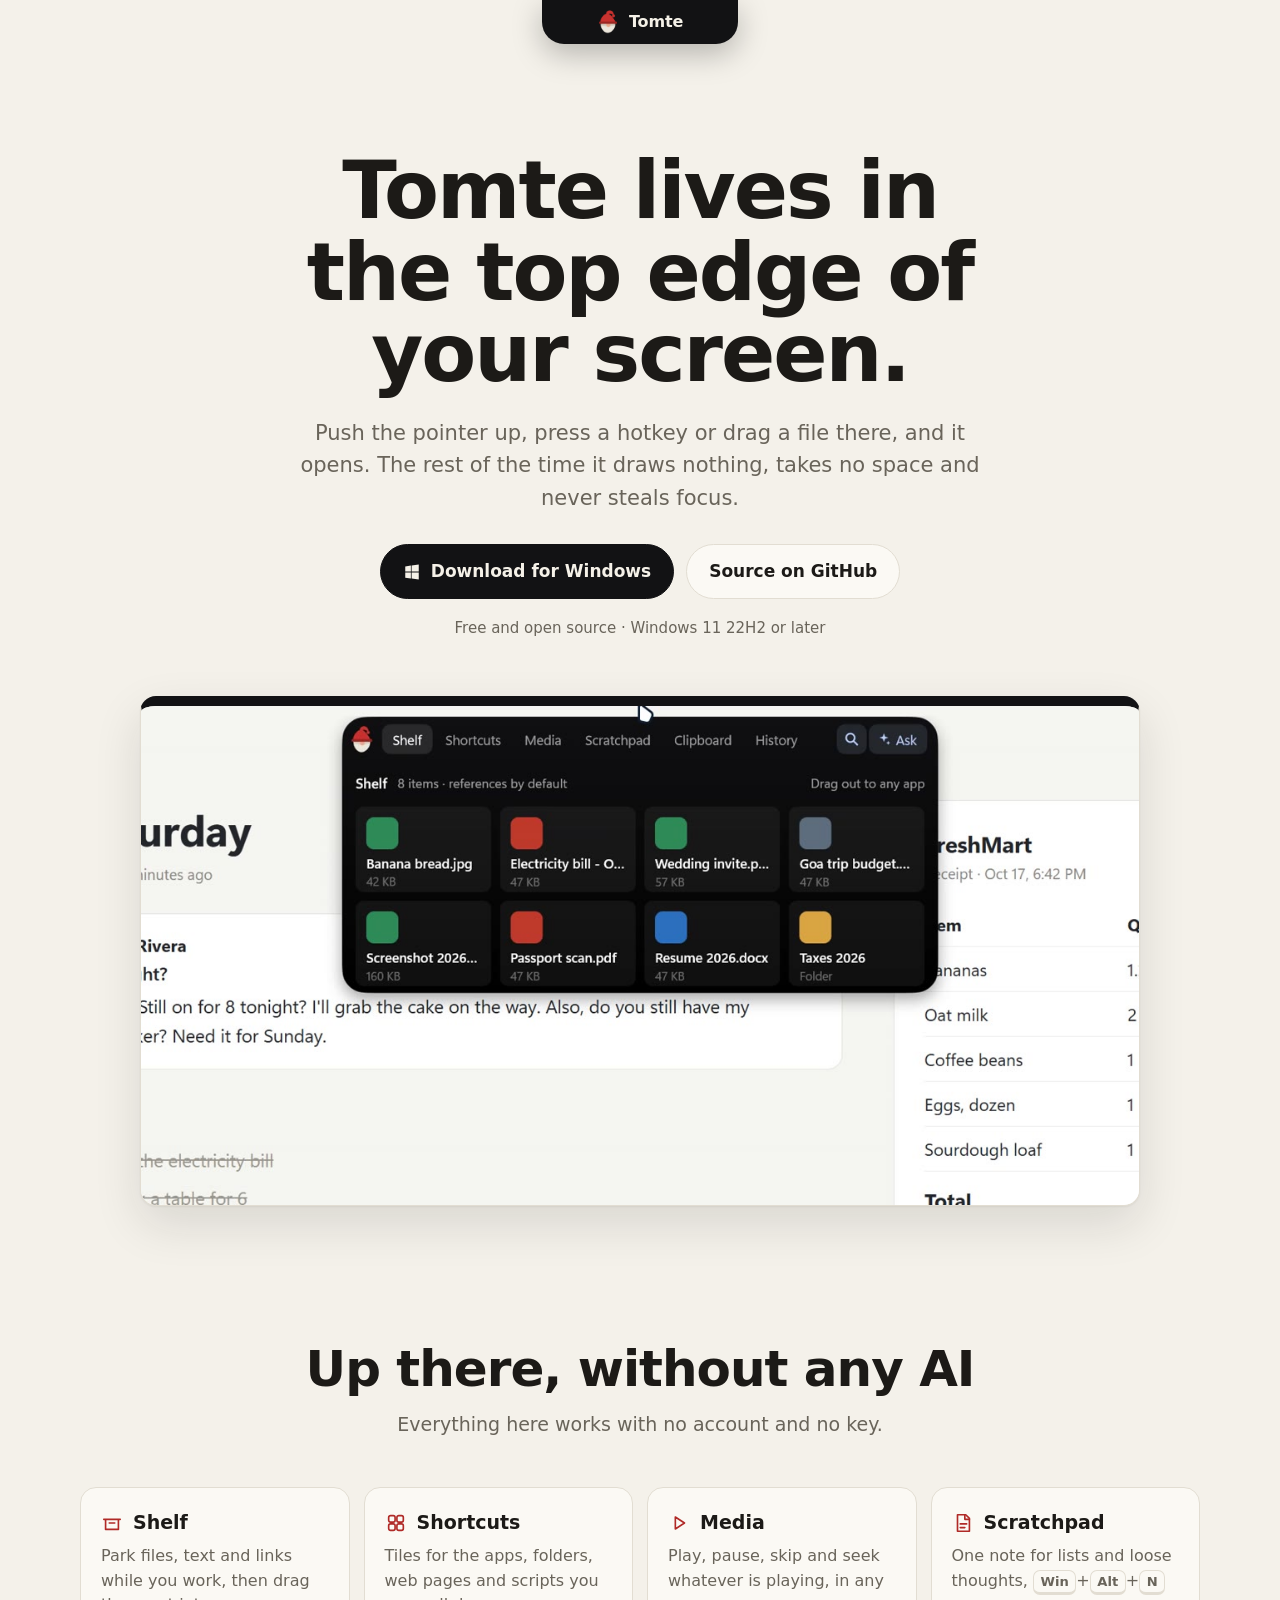
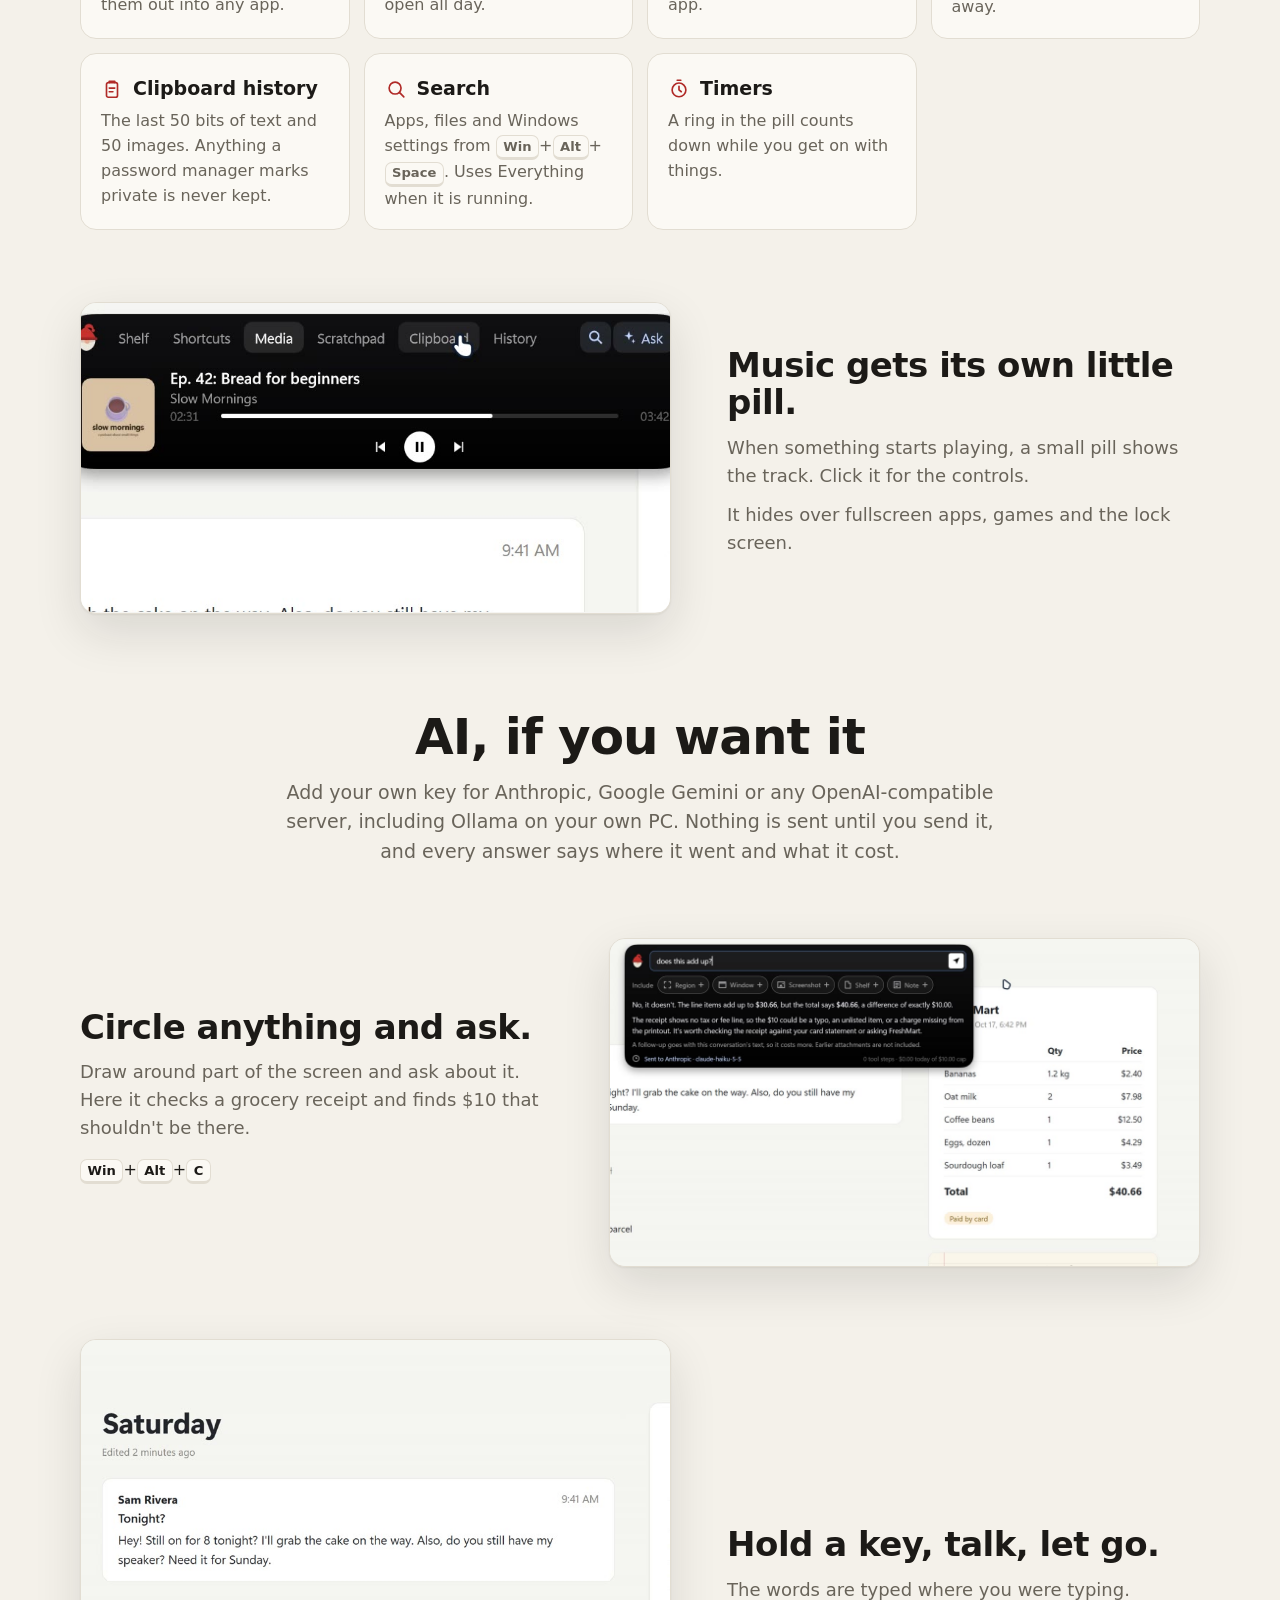
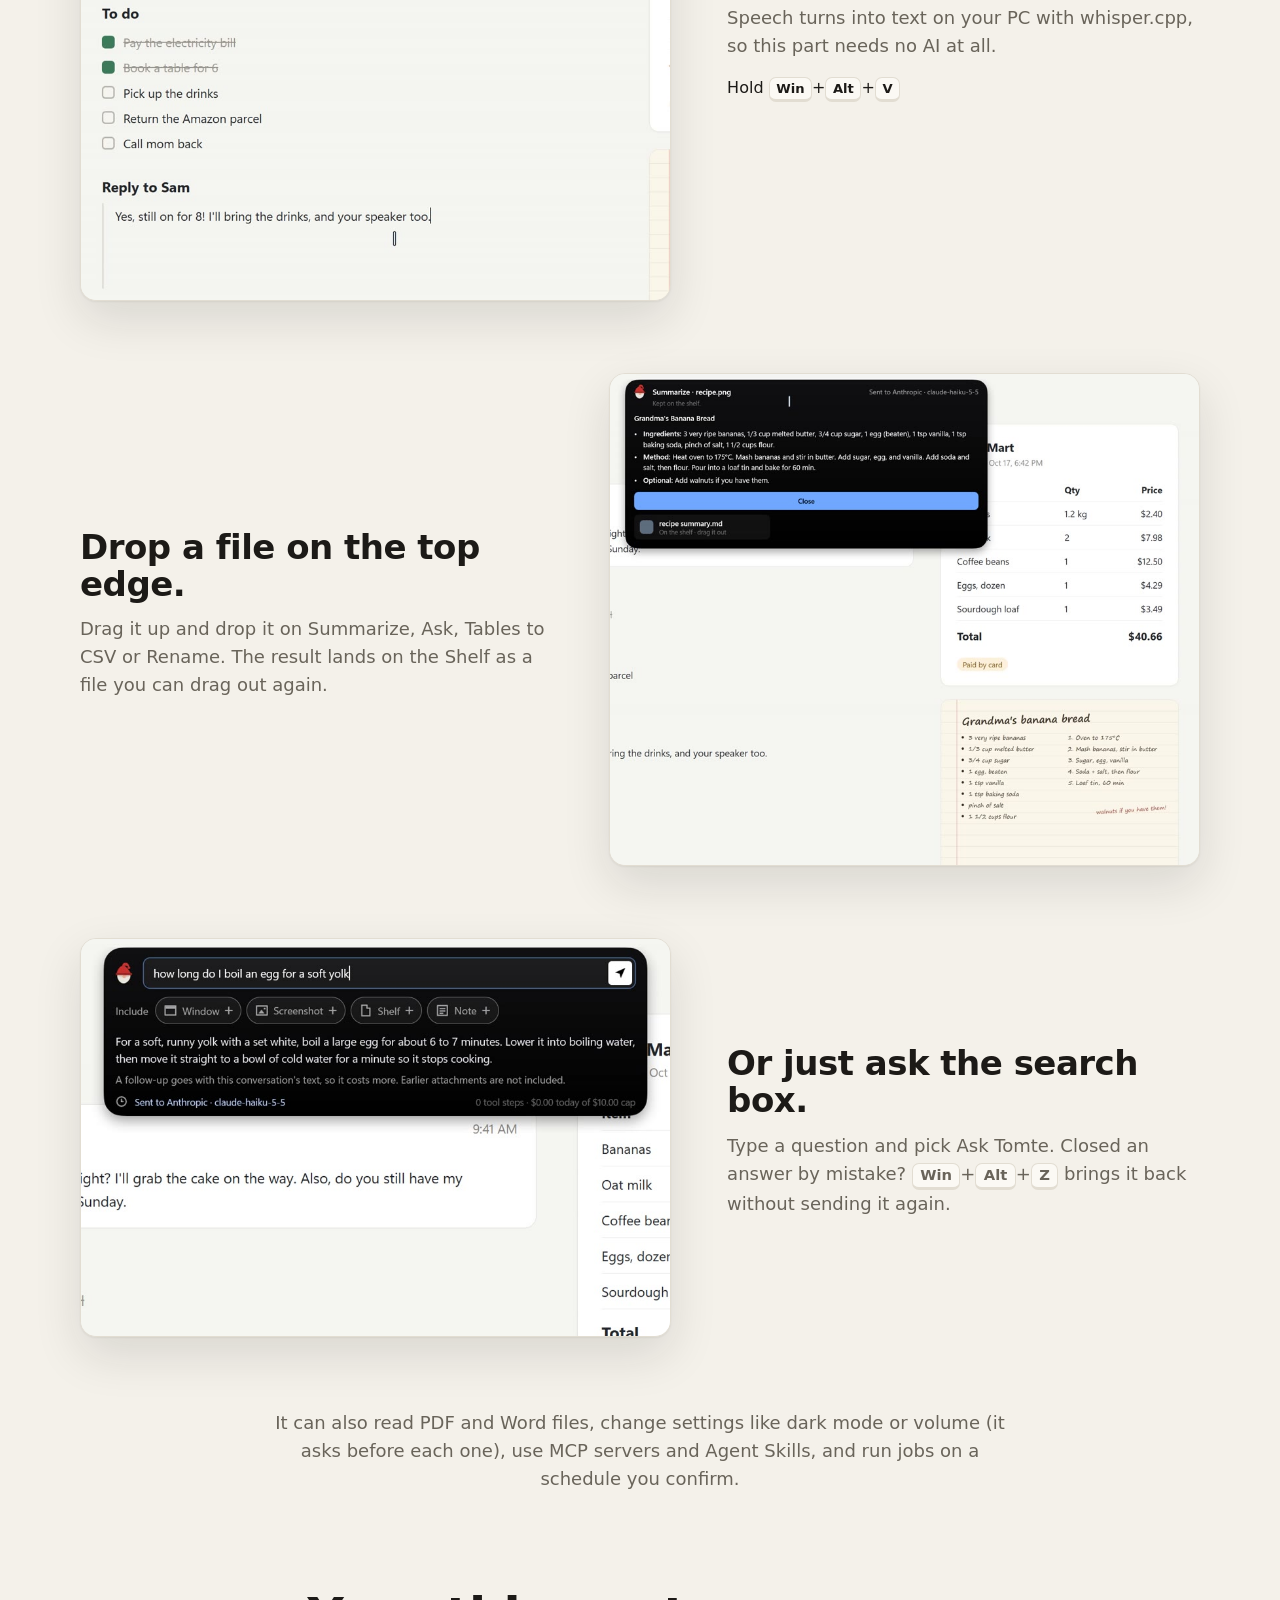
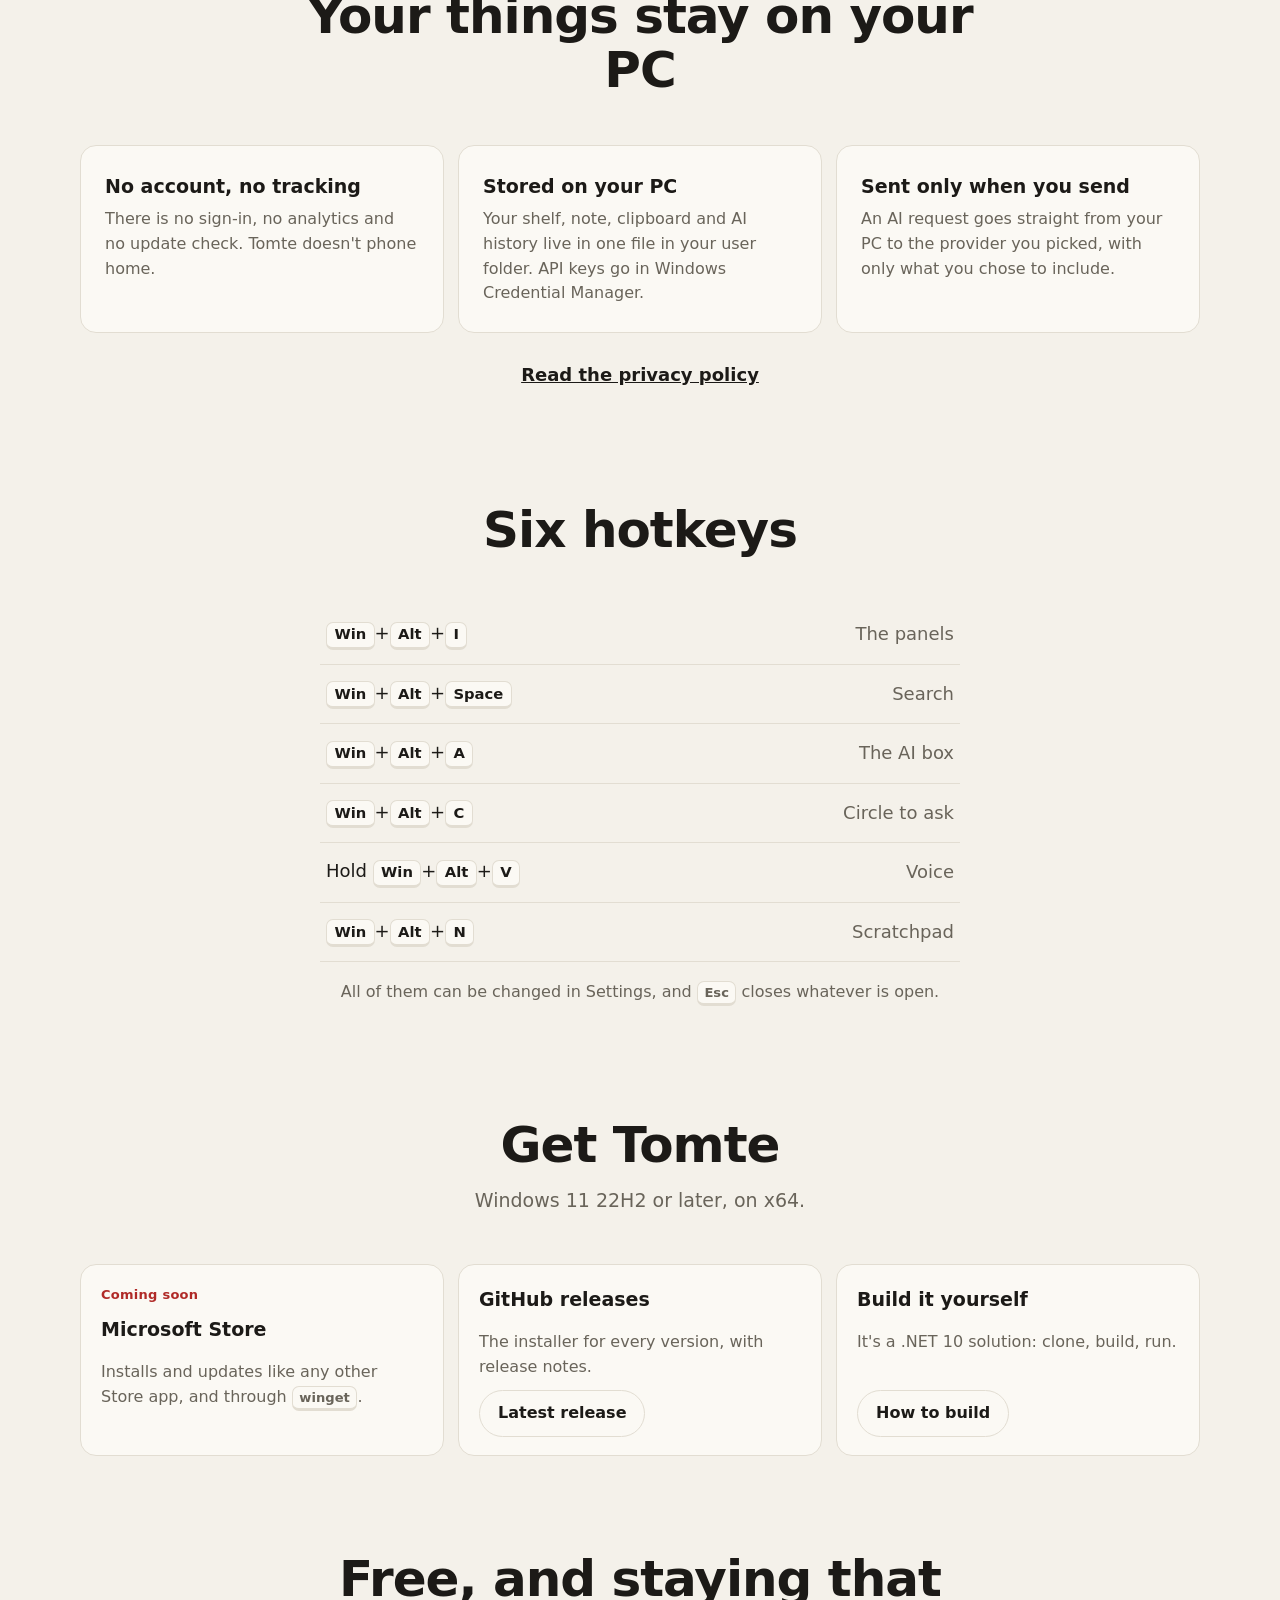
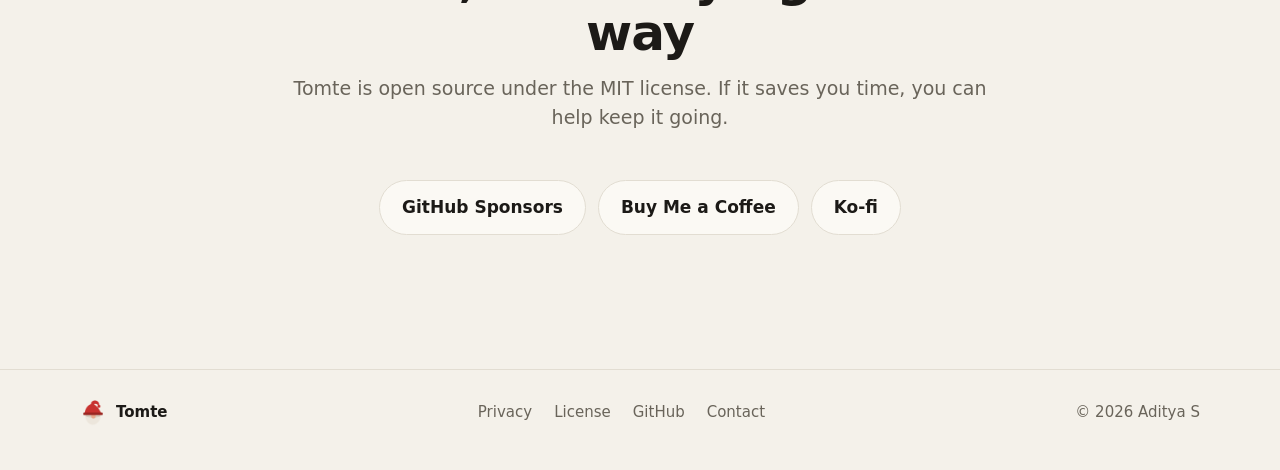
<file: index.html>
<!doctype html>
<html lang="en">
<head>
<meta charset="utf-8">
<meta name="viewport" content="width=device-width, initial-scale=1">
<title>Tomte · lives in the top edge of Windows</title>
<meta name="description" content="Tomte is a free, open-source Windows 11 app that lives in the top edge of your screen: a shelf, shortcuts, media, a scratchpad, clipboard history and search, with optional AI on your own key.">
<meta property="og:title" content="Tomte">
<meta property="og:description" content="A free Windows 11 app that lives in the top edge of your screen.">
<meta property="og:url" content="https://xditya.github.io/tomte-website/">
<meta property="og:image" content="https://xditya.github.io/tomte-website/assets/og.jpg">
<meta name="theme-color" content="#121214">
<link rel="icon" href="favicon.ico">
<link rel="stylesheet" href="styles.css">
</head>
<body>

<header class="island" id="island">
  <button class="island-pill" aria-expanded="false" aria-controls="island-links">
    <img src="assets/tomte.png" alt="" width="24" height="24">Tomte
  </button>
  <nav class="island-links" id="island-links" aria-label="Site">
    <a href="#features">Features</a>
    <a href="#ai">AI</a>
    <a href="#privacy">Privacy</a>
    <a href="#download">Download</a>
    <a href="https://github.com/xditya/tomte-windows">GitHub</a>
  </nav>
</header>

<main>
  <div class="hero wrap">
    <h1>Tomte lives in the top edge of your screen.</h1>
    <p class="lede">Push the pointer up, press a hotkey or drag a file there, and it opens. The rest of the time it draws nothing, takes no space and never steals focus.</p>
    <div class="cta">
      <a class="btn primary" href="#download">
        <svg viewBox="0 0 24 24" fill="currentColor" aria-hidden="true"><path d="M3 4.5 10.5 3.4v7.9H3V4.5Zm8.5-1.3L21 2v9.3h-9.5V3.2ZM3 12.7h7.5v7.9L3 19.5v-6.8Zm8.5 0H21V22l-9.5-1.3v-8Z"/></svg>
        Download for Windows
      </a>
      <a class="btn" href="https://github.com/xditya/tomte-windows">Source on GitHub</a>
    </div>
    <p class="fine">Free and open source · Windows 11 22H2 or later</p>
    <figure class="screen">
      <video src="assets/hero.mp4" poster="assets/hero.jpg" autoplay muted loop playsinline preload="metadata"
        aria-label="The pointer pushes against the top edge, a pill grows out of it, and the panels open: Shelf, Shortcuts, Media, Scratchpad and Clipboard."></video>
    </figure>
  </div>

  <section id="features">
    <div class="wrap">
      <div class="section-head">
        <h2>Up there, without any AI</h2>
        <p>Everything here works with no account and no key.</p>
      </div>
      <div class="grid">
        <div class="item">
          <h3><svg viewBox="0 0 24 24" fill="none" stroke="currentColor" stroke-width="1.8" stroke-linecap="round" stroke-linejoin="round" aria-hidden="true"><path d="M3 8h18M5 8v11h14V8M9 12h6"/></svg>Shelf</h3>
          <p>Park files, text and links while you work, then drag them out into any app.</p>
        </div>
        <div class="item">
          <h3><svg viewBox="0 0 24 24" fill="none" stroke="currentColor" stroke-width="1.8" stroke-linejoin="round" aria-hidden="true"><rect x="4" y="4" width="7" height="7" rx="2"/><rect x="13" y="4" width="7" height="7" rx="2"/><rect x="4" y="13" width="7" height="7" rx="2"/><rect x="13" y="13" width="7" height="7" rx="2"/></svg>Shortcuts</h3>
          <p>Tiles for the apps, folders, web pages and scripts you open all day.</p>
        </div>
        <div class="item">
          <h3><svg viewBox="0 0 24 24" fill="none" stroke="currentColor" stroke-width="1.8" stroke-linejoin="round" aria-hidden="true"><path d="M8 5.5v13l10-6.5-10-6.5Z"/></svg>Media</h3>
          <p>Play, pause, skip and seek whatever is playing, in any app.</p>
        </div>
        <div class="item">
          <h3><svg viewBox="0 0 24 24" fill="none" stroke="currentColor" stroke-width="1.8" stroke-linecap="round" stroke-linejoin="round" aria-hidden="true"><path d="M6 3h9l4 4v14H6V3Z"/><path d="M14 3v5h5M9 13h7M9 17h5"/></svg>Scratchpad</h3>
          <p>One note for lists and loose thoughts, <kbd>Win</kbd>+<kbd>Alt</kbd>+<kbd>N</kbd> away.</p>
        </div>
        <div class="item">
          <h3><svg viewBox="0 0 24 24" fill="none" stroke="currentColor" stroke-width="1.8" stroke-linecap="round" stroke-linejoin="round" aria-hidden="true"><rect x="6" y="5" width="12" height="16" rx="2"/><path d="M9 5V3.5h6V5M9 11h6M9 15h4"/></svg>Clipboard history</h3>
          <p>The last 50 bits of text and 50 images. Anything a password manager marks private is never kept.</p>
        </div>
        <div class="item">
          <h3><svg viewBox="0 0 24 24" fill="none" stroke="currentColor" stroke-width="1.8" stroke-linecap="round" aria-hidden="true"><circle cx="11" cy="11" r="6.5"/><path d="m16 16 4.5 4.5"/></svg>Search</h3>
          <p>Apps, files and Windows settings from <kbd>Win</kbd>+<kbd>Alt</kbd>+<kbd>Space</kbd>. Uses Everything when it is running.</p>
        </div>
        <div class="item">
          <h3><svg viewBox="0 0 24 24" fill="none" stroke="currentColor" stroke-width="1.8" stroke-linecap="round" aria-hidden="true"><circle cx="12" cy="13" r="7.5"/><path d="M12 9v4l2.5 2M10 2.5h4"/></svg>Timers</h3>
          <p>A ring in the pill counts down while you get on with things.</p>
        </div>
      </div>

      <div class="row flip">
        <div class="row-text">
          <h3>Music gets its own little pill.</h3>
          <p>When something starts playing, a small pill shows the track. Click it for the controls.</p>
          <p>It hides over fullscreen apps, games and the lock screen.</p>
        </div>
        <figure class="screen">
          <video src="assets/pill.mp4" poster="assets/pill.jpg" autoplay muted loop playsinline preload="metadata"
            aria-label="A podcast starts and a pill with its title appears at the top edge; a click opens the Media panel."></video>
        </figure>
      </div>
    </div>
  </section>

  <section id="ai">
    <div class="wrap">
      <div class="section-head">
        <h2>AI, if you want it</h2>
        <p>Add your own key for Anthropic, Google Gemini or any OpenAI-compatible server, including Ollama on your own PC. Nothing is sent until you send it, and every answer says where it went and what it cost.</p>
      </div>

      <div class="row">
        <div class="row-text">
          <h3>Circle anything and ask.</h3>
          <p>Draw around part of the screen and ask about it. Here it checks a grocery receipt and finds $10 that shouldn't be there.</p>
          <p class="keys"><kbd>Win</kbd>+<kbd>Alt</kbd>+<kbd>C</kbd></p>
        </div>
        <figure class="screen">
          <video src="assets/circle.mp4" poster="assets/circle.jpg" autoplay muted loop playsinline preload="metadata"
            aria-label="A loop is drawn around a grocery receipt and the question 'does this add up?' is answered: the items add up to $30.66 but the total says $40.66."></video>
        </figure>
      </div>

      <div class="row flip">
        <div class="row-text">
          <h3>Hold a key, talk, let go.</h3>
          <p>The words are typed where you were typing. Speech turns into text on your PC with whisper.cpp, so this part needs no AI at all.</p>
          <p class="keys">Hold <kbd>Win</kbd>+<kbd>Alt</kbd>+<kbd>V</kbd></p>
        </div>
        <figure class="screen">
          <video src="assets/voice.mp4" poster="assets/voice.jpg" autoplay muted loop playsinline preload="metadata"
            aria-label="A small pill listens while keys are held, a card shows the words, and they are typed into a reply box."></video>
        </figure>
      </div>

      <div class="row">
        <div class="row-text">
          <h3>Drop a file on the top edge.</h3>
          <p>Drag it up and drop it on Summarize, Ask, Tables to CSV or Rename. The result lands on the Shelf as a file you can drag out again.</p>
        </div>
        <figure class="screen">
          <video src="assets/drop.mp4" poster="assets/drop.jpg" autoplay muted loop playsinline preload="metadata"
            aria-label="A recipe card is dragged to the top edge and dropped on Summarize; the summary appears and a file is added to the Shelf."></video>
        </figure>
      </div>

      <div class="row flip">
        <div class="row-text">
          <h3>Or just ask the search box.</h3>
          <p>Type a question and pick Ask Tomte. Closed an answer by mistake? <kbd>Win</kbd>+<kbd>Alt</kbd>+<kbd>Z</kbd> brings it back without sending it again.</p>
        </div>
        <figure class="screen">
          <video src="assets/search.mp4" poster="assets/search.jpg" autoplay muted loop playsinline preload="metadata"
            aria-label="'how long do I boil an egg for a soft yolk' is typed in the search box and answered: about 6 to 7 minutes."></video>
        </figure>
      </div>

      <p class="also">It can also read PDF and Word files, change settings like dark mode or volume (it asks before each one), use MCP servers and Agent Skills, and run jobs on a schedule you confirm.</p>
    </div>
  </section>

  <section id="privacy">
    <div class="wrap">
      <div class="section-head">
        <h2>Your things stay on your PC</h2>
      </div>
      <div class="trust">
        <div class="item">
          <h3>No account, no tracking</h3>
          <p>There is no sign-in, no analytics and no update check. Tomte doesn't phone home.</p>
        </div>
        <div class="item">
          <h3>Stored on your PC</h3>
          <p>Your shelf, note, clipboard and AI history live in one file in your user folder. API keys go in Windows Credential Manager.</p>
        </div>
        <div class="item">
          <h3>Sent only when you send</h3>
          <p>An AI request goes straight from your PC to the provider you picked, with only what you chose to include.</p>
        </div>
      </div>
      <p class="center-link"><a href="privacy.html">Read the privacy policy</a></p>
    </div>
  </section>

  <section id="keys">
    <div class="wrap">
      <div class="section-head">
        <h2>Six hotkeys</h2>
      </div>
      <table class="keys-table">
        <tr><td><kbd>Win</kbd>+<kbd>Alt</kbd>+<kbd>I</kbd></td><td>The panels</td></tr>
        <tr><td><kbd>Win</kbd>+<kbd>Alt</kbd>+<kbd>Space</kbd></td><td>Search</td></tr>
        <tr><td><kbd>Win</kbd>+<kbd>Alt</kbd>+<kbd>A</kbd></td><td>The AI box</td></tr>
        <tr><td><kbd>Win</kbd>+<kbd>Alt</kbd>+<kbd>C</kbd></td><td>Circle to ask</td></tr>
        <tr><td>Hold <kbd>Win</kbd>+<kbd>Alt</kbd>+<kbd>V</kbd></td><td>Voice</td></tr>
        <tr><td><kbd>Win</kbd>+<kbd>Alt</kbd>+<kbd>N</kbd></td><td>Scratchpad</td></tr>
      </table>
      <p class="keys-note">All of them can be changed in Settings, and <kbd>Esc</kbd> closes whatever is open.</p>
    </div>
  </section>

  <section id="download">
    <div class="wrap">
      <div class="section-head">
        <h2>Get Tomte</h2>
        <p>Windows 11 22H2 or later, on x64.</p>
      </div>
      <div class="get">
        <div class="item">
          <span class="soon">Coming soon</span>
          <h3>Microsoft Store</h3>
          <p>Installs and updates like any other Store app, and through <kbd>winget</kbd>.</p>
        </div>
        <div class="item">
          <h3>GitHub releases</h3>
          <p>The installer for every version, with release notes.</p>
          <a class="btn" href="https://github.com/xditya/tomte-windows/releases/latest">Latest release</a>
        </div>
        <div class="item">
          <h3>Build it yourself</h3>
          <p>It's a .NET 10 solution: clone, build, run.</p>
          <a class="btn" href="https://github.com/xditya/tomte-windows#build-from-source">How to build</a>
        </div>
      </div>
    </div>
  </section>

  <section class="support">
    <div class="wrap">
      <div class="section-head">
        <h2>Free, and staying that way</h2>
        <p>Tomte is open source under the MIT license. If it saves you time, you can help keep it going.</p>
      </div>
      <div class="cta">
        <a class="btn" href="https://github.com/sponsors/xditya">GitHub Sponsors</a>
        <a class="btn" href="https://buymeacoffee.com/xditya">Buy Me a Coffee</a>
        <a class="btn" href="https://ko-fi.com/xditya">Ko-fi</a>
      </div>
    </div>
  </section>
</main>

<footer>
  <div class="wrap">
    <a class="mark" href="#"><img src="assets/tomte.png" alt="" width="26" height="26">Tomte</a>
    <nav aria-label="Footer">
      <a href="privacy.html">Privacy</a>
      <a href="https://github.com/xditya/tomte-windows/blob/main/LICENSE">License</a>
      <a href="https://github.com/xditya/tomte-windows">GitHub</a>
      <a href="https://github.com/xditya/tomte-windows/issues">Contact</a>
    </nav>
    <span>© 2026 Aditya S</span>
  </div>
</footer>

<script src="site.js"></script>
</body>
</html>
</file>
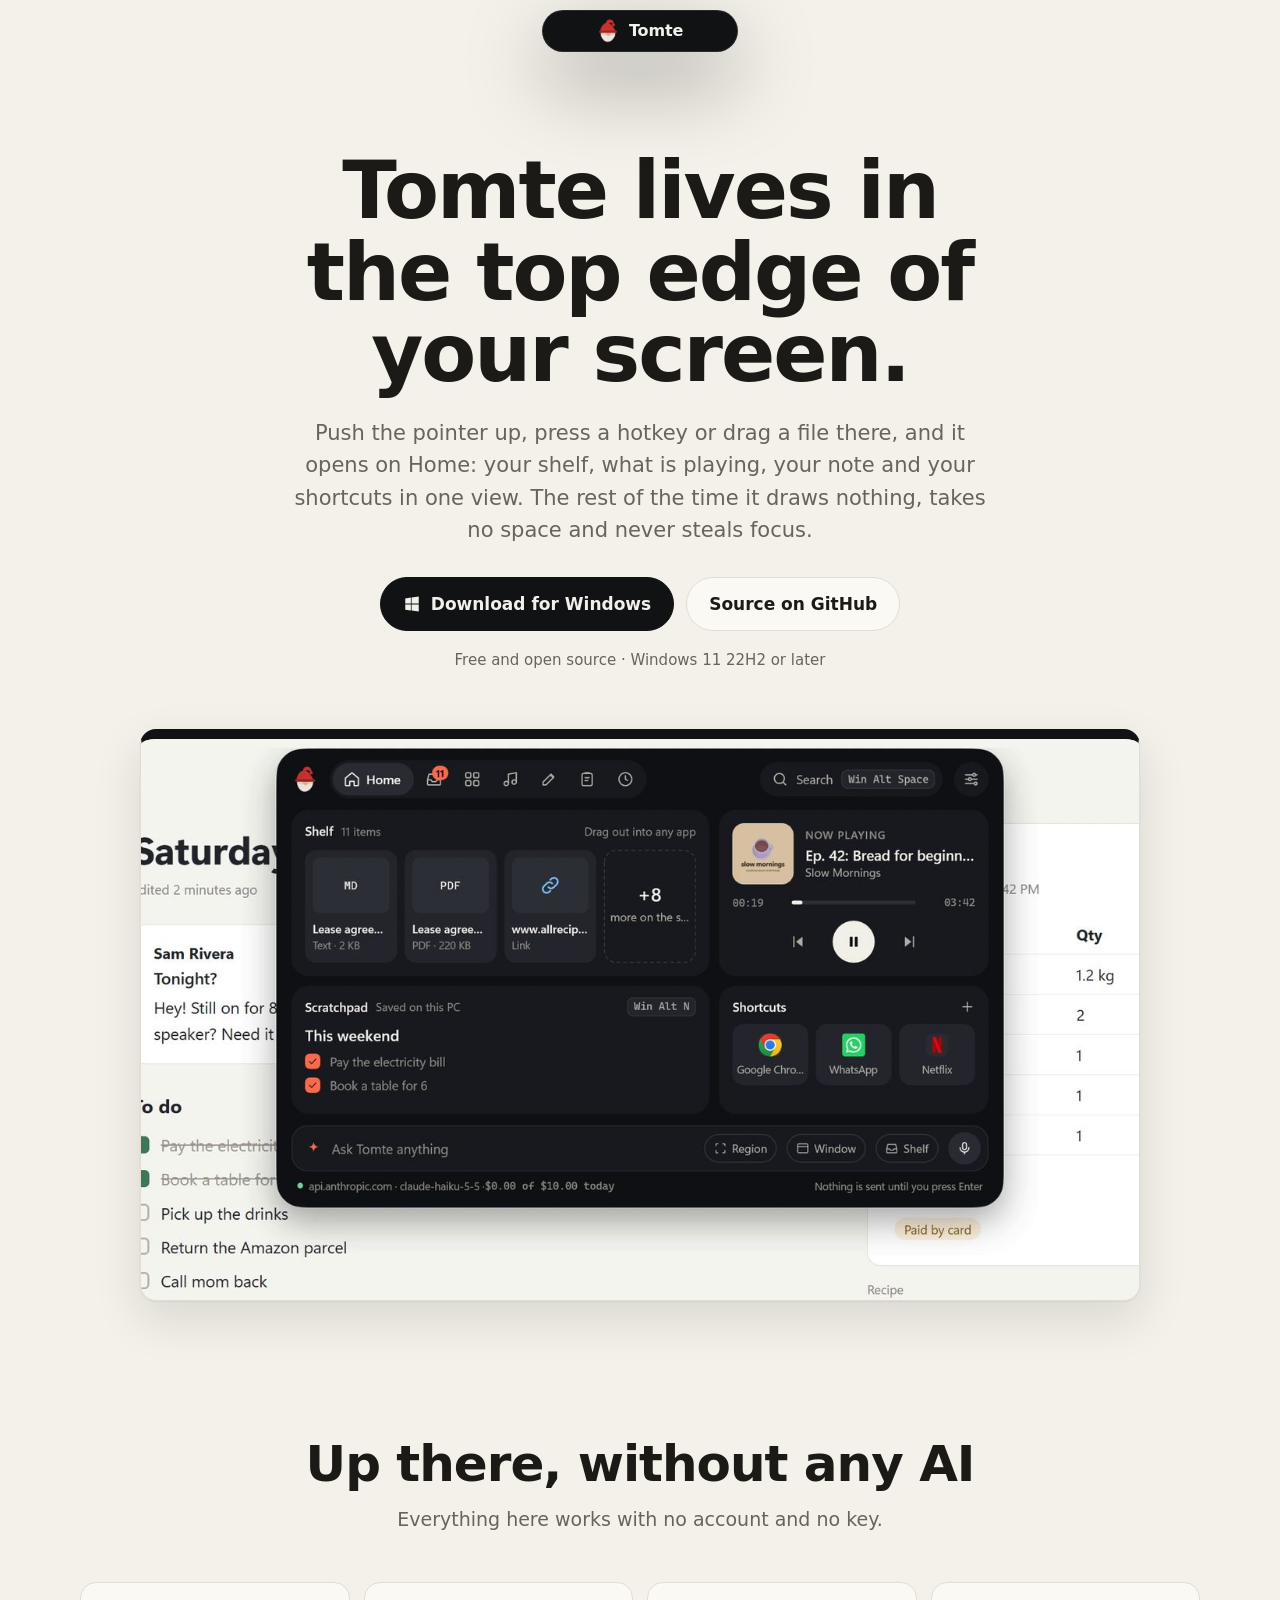
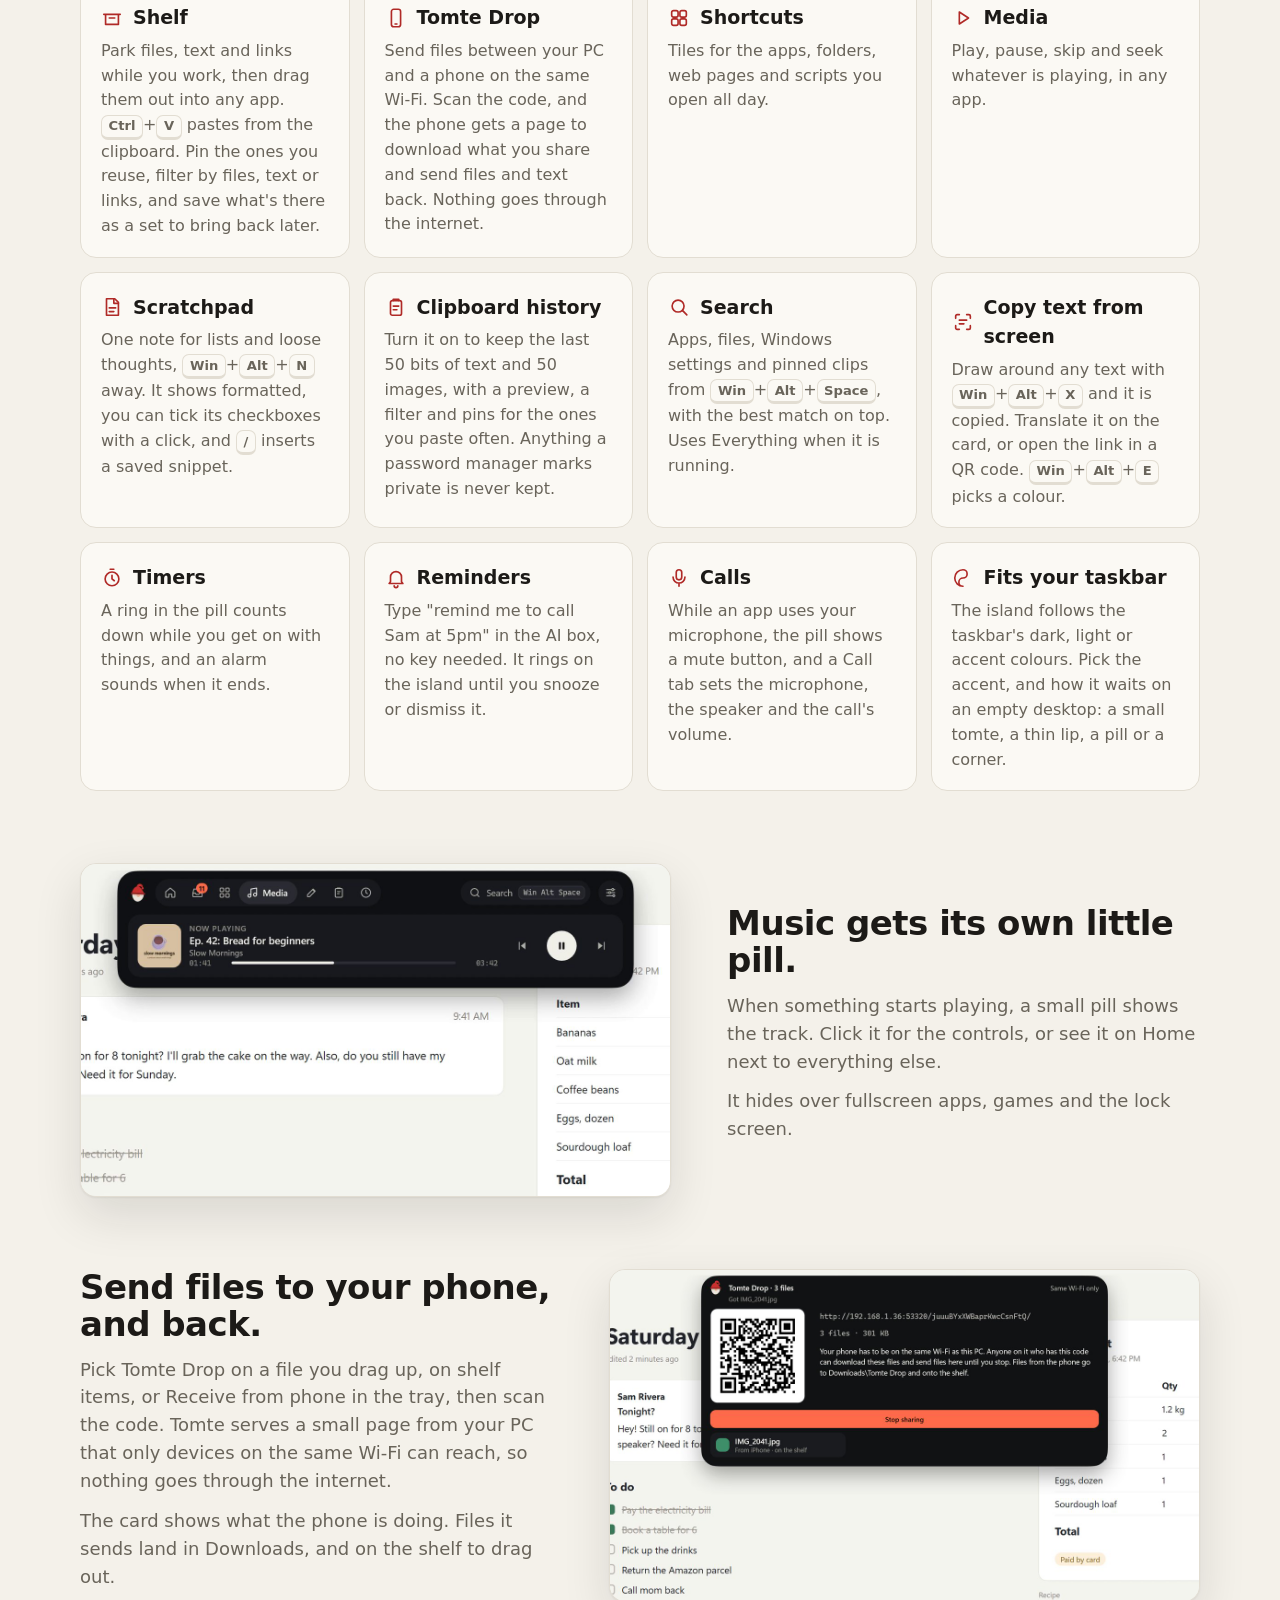
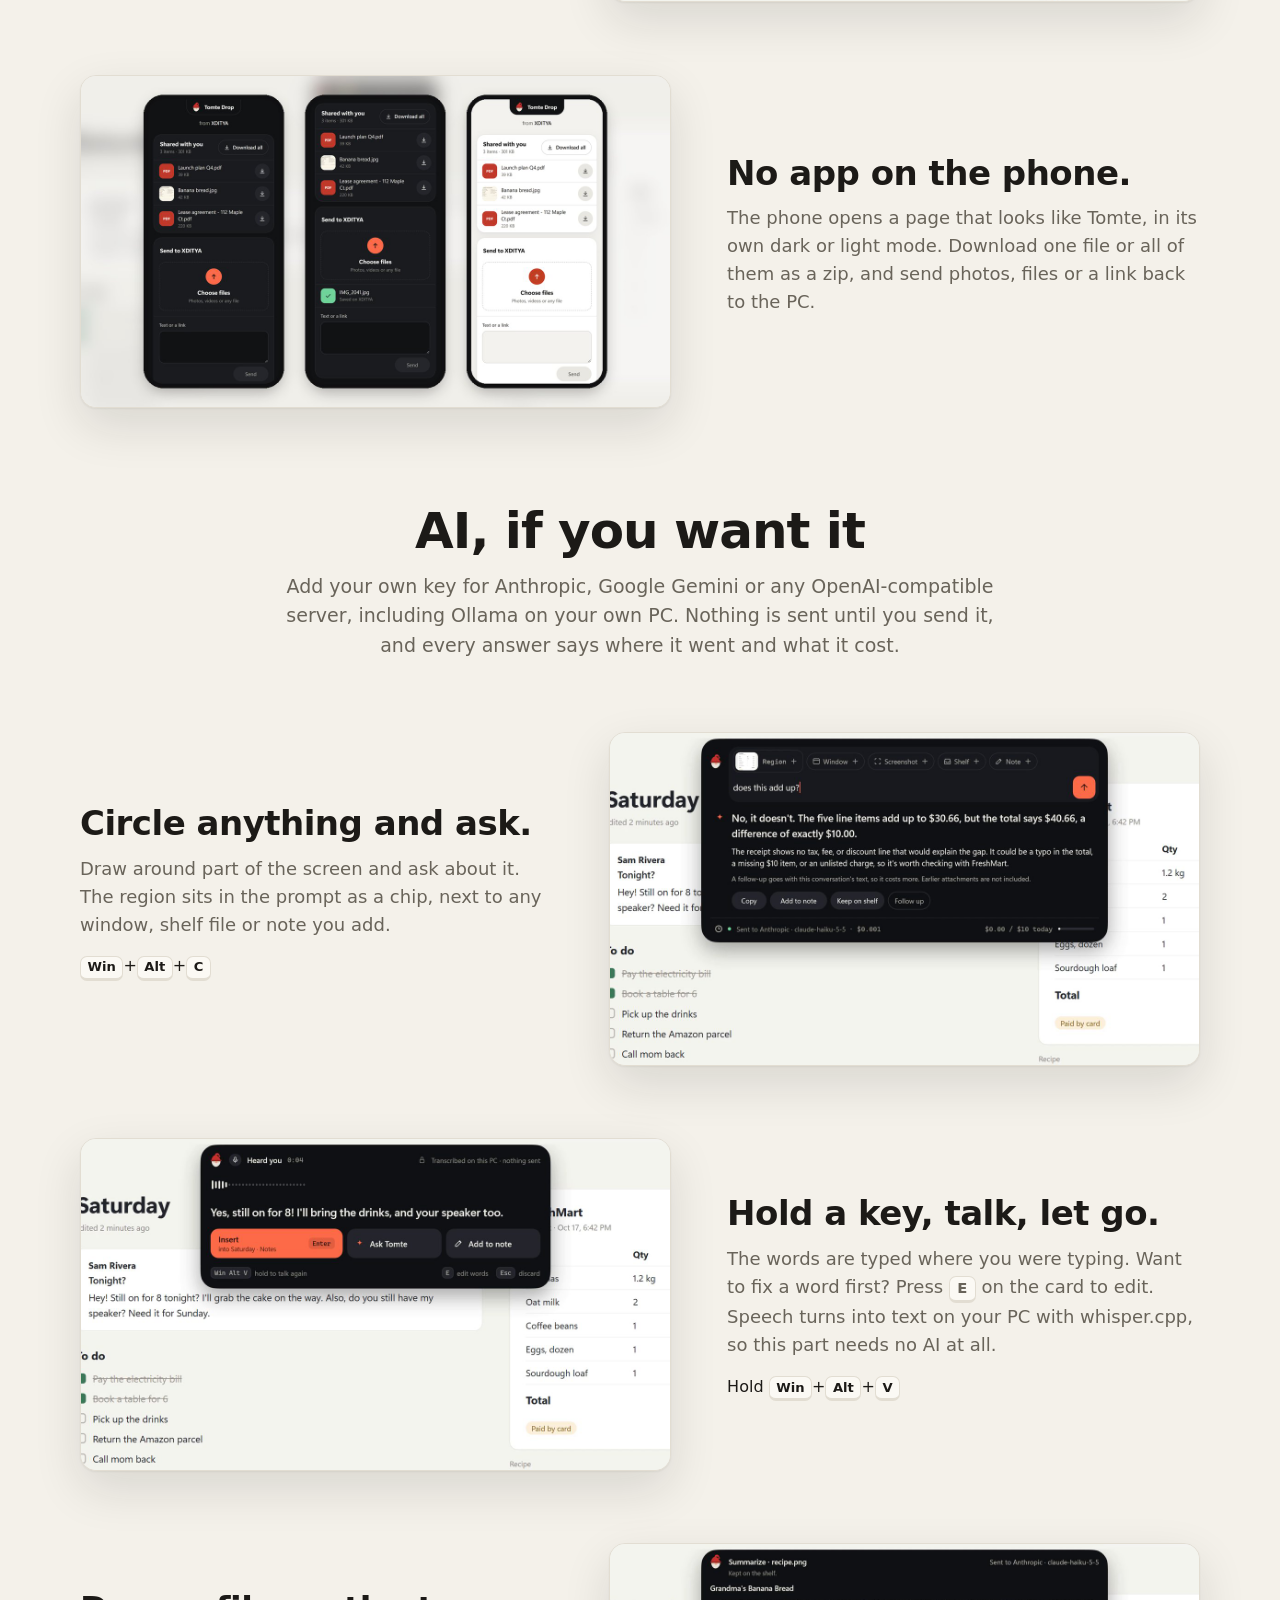
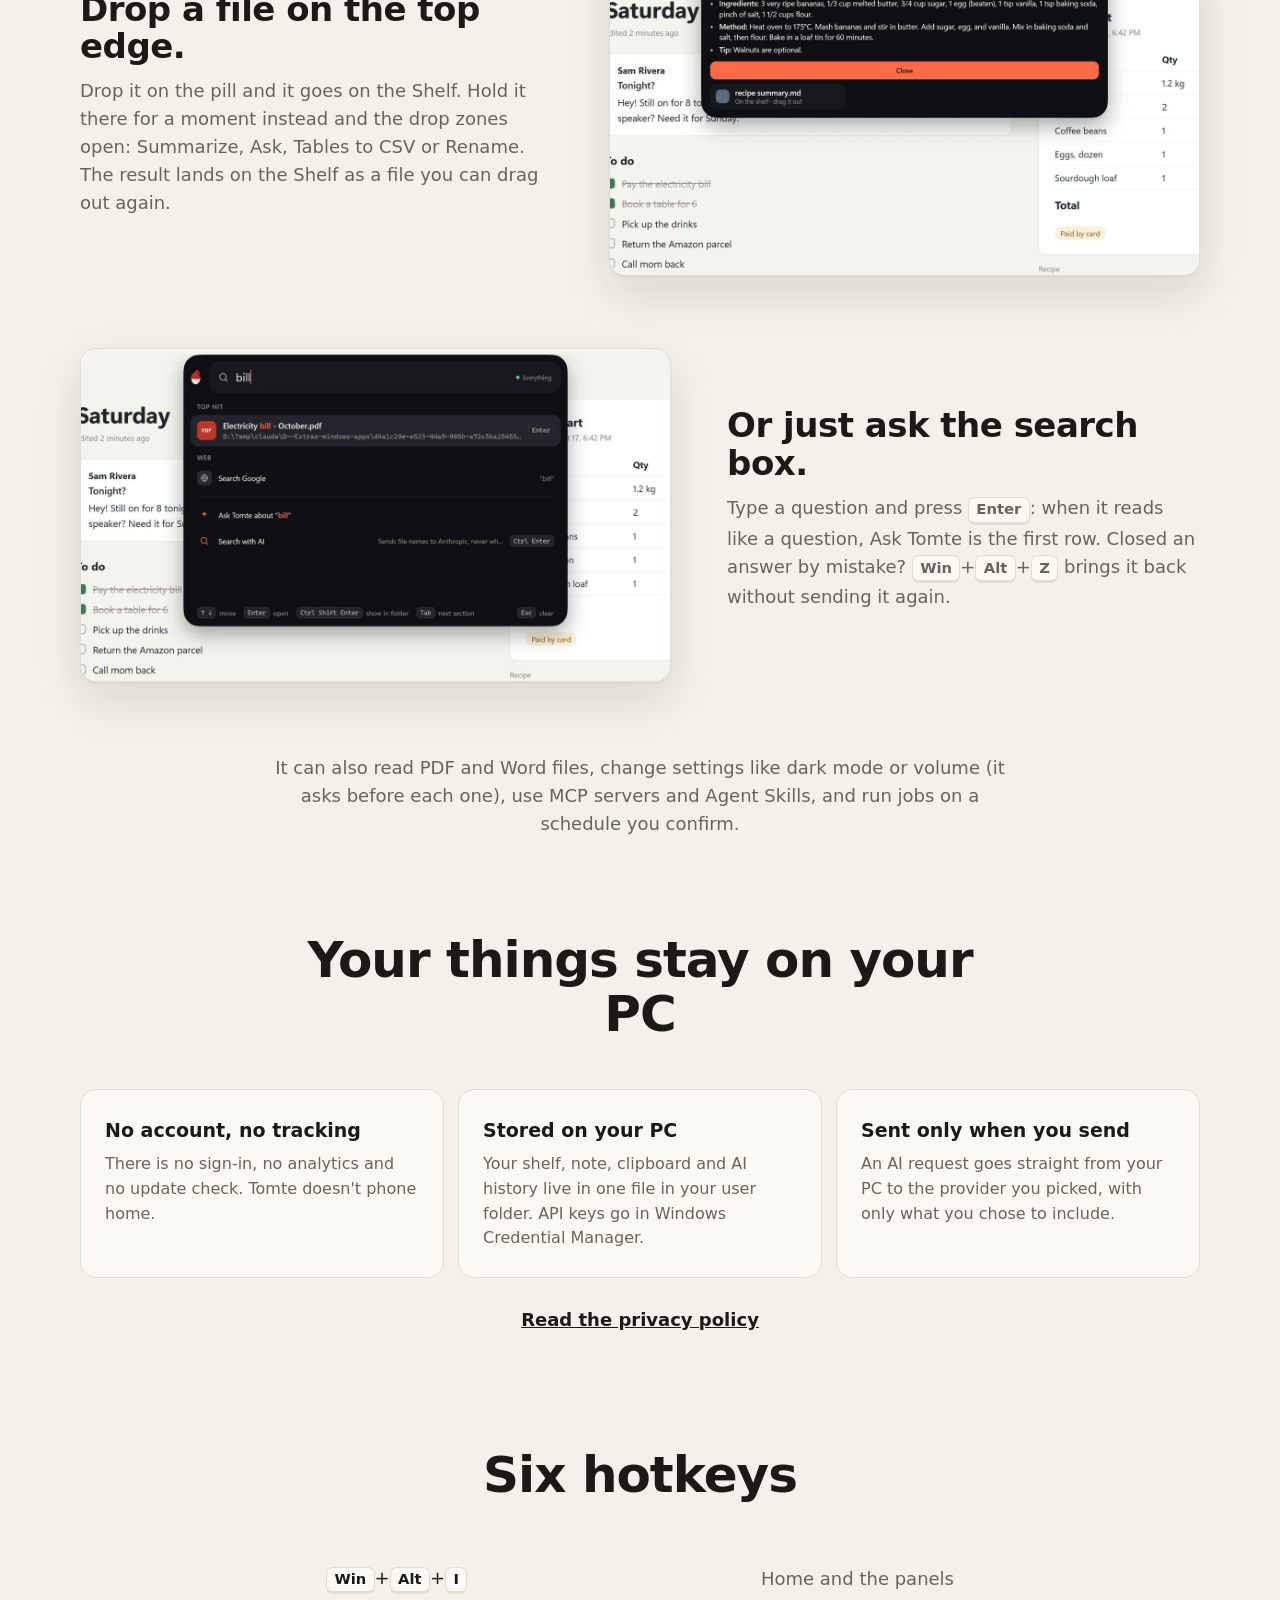
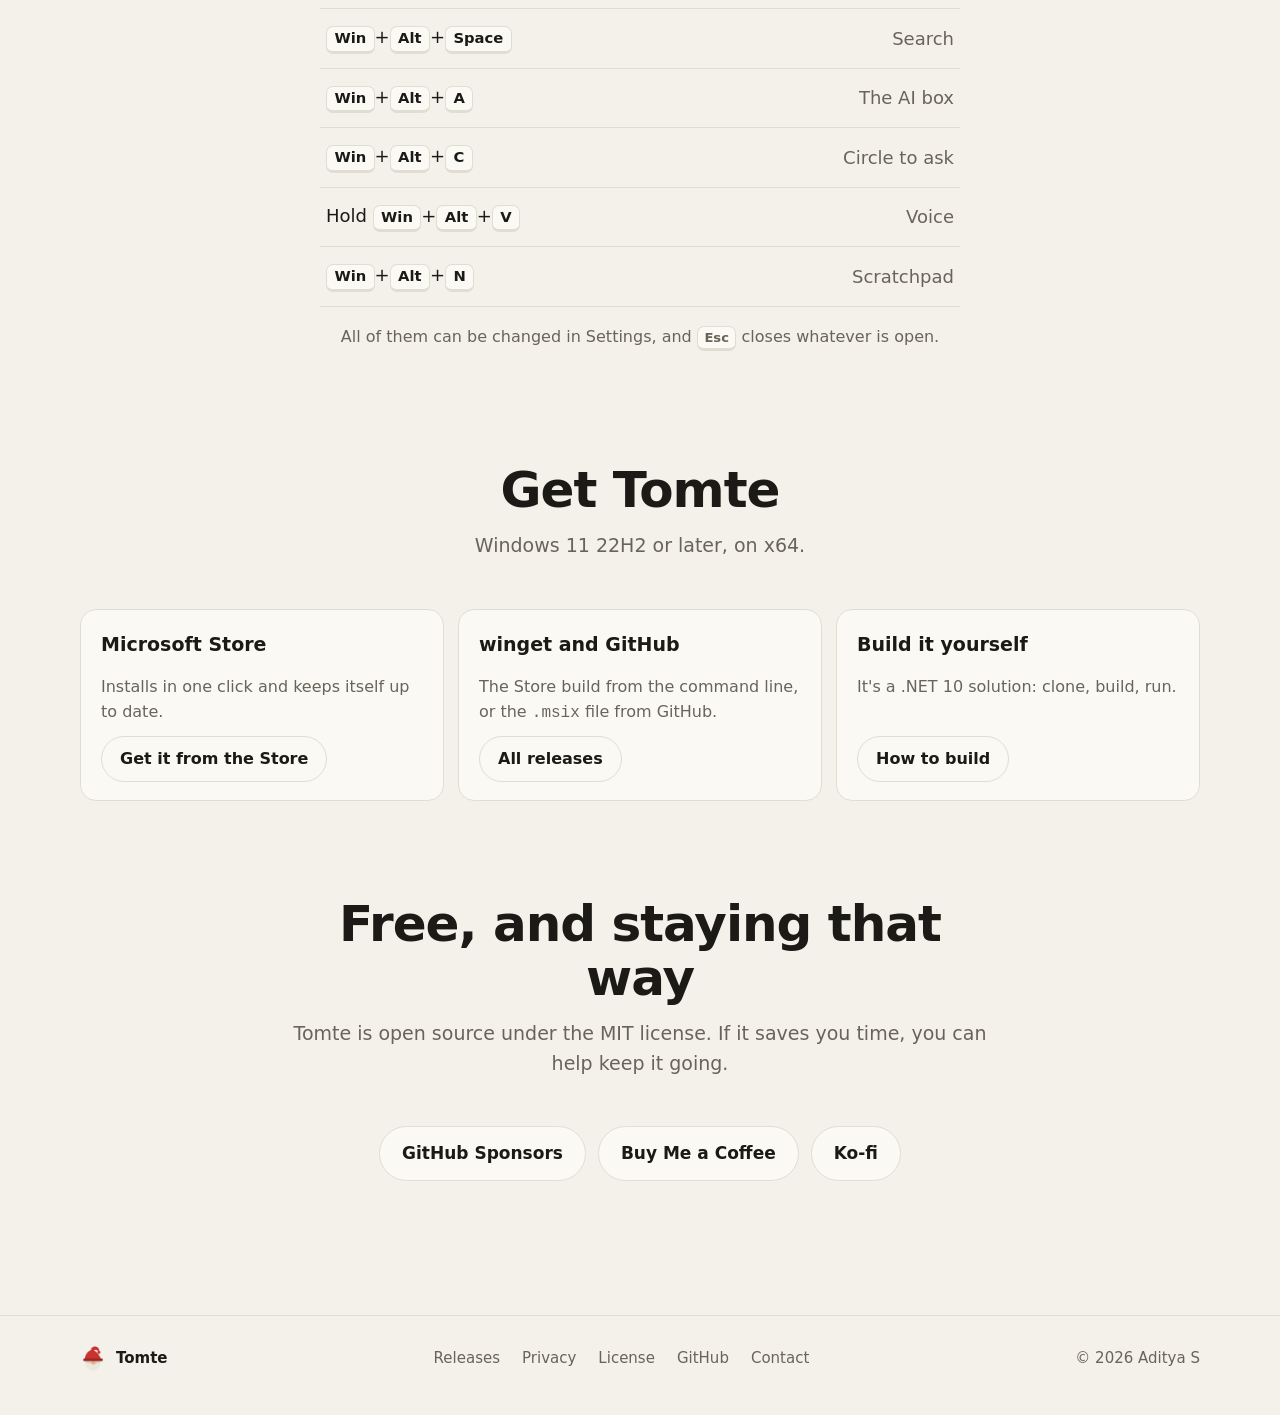
<file: public/index.html>
<!doctype html>
<html lang="en">
<head>
<meta charset="utf-8">
<meta name="viewport" content="width=device-width, initial-scale=1">
<title>Tomte · lives in the top edge of Windows</title>
<meta name="description" content="Tomte is a free, open-source Windows 11 app that lives in the top edge of your screen: a shelf, shortcuts, media, a scratchpad, clipboard history and search, with optional AI on your own key.">
<meta property="og:title" content="Tomte">
<meta property="og:description" content="A free Windows 11 app that lives in the top edge of your screen.">
<meta property="og:url" content="https://tomte.xditya.me/">
<meta property="og:image" content="https://tomte.xditya.me/assets/og.jpg">
<meta name="theme-color" content="#121214">
<link rel="icon" href="favicon.ico">
<link rel="stylesheet" href="styles.css">
</head>
<body>

<header class="island" id="island">
  <button class="island-pill" aria-expanded="false" aria-controls="island-links">
    <img src="assets/tomte.png" alt="" width="24" height="24">Tomte
  </button>
  <nav class="island-links" id="island-links" aria-label="Site">
    <a href="#features">Features</a>
    <a href="#ai">AI</a>
    <a href="#privacy">Privacy</a>
    <a href="releases.html">Releases</a>
    <a href="https://github.com/xditya/tomte-windows">GitHub</a>
  </nav>
</header>

<main>
  <div class="hero wrap">
    <h1>Tomte lives in the top edge of your screen.</h1>
    <p class="lede">Push the pointer up, press a hotkey or drag a file there, and it opens on Home: your shelf, what is playing, your note and your shortcuts in one view. The rest of the time it draws nothing, takes no space and never steals focus.</p>
    <div class="cta">
      <a class="btn primary" href="releases.html">
        <svg viewBox="0 0 24 24" fill="currentColor" aria-hidden="true"><path d="M3 4.5 10.5 3.4v7.9H3V4.5Zm8.5-1.3L21 2v9.3h-9.5V3.2ZM3 12.7h7.5v7.9L3 19.5v-6.8Zm8.5 0H21V22l-9.5-1.3v-8Z"/></svg>
        Download for Windows
      </a>
      <a class="btn" href="https://github.com/xditya/tomte-windows">Source on GitHub</a>
    </div>
    <p class="fine">Free and open source · Windows 11 22H2 or later</p>
    <figure class="screen">
      <img src="assets/hero.jpg" alt="Tomte open at the top of the screen on its Home panel: a few shelf files, the podcast that is playing, the scratchpad note with a checklist, shortcut tiles and an Ask bar." width="1280" height="720" fetchpriority="high">
    </figure>
  </div>

  <section id="features">
    <div class="wrap">
      <div class="section-head">
        <h2>Up there, without any AI</h2>
        <p>Everything here works with no account and no key.</p>
      </div>
      <div class="grid">
        <div class="item">
          <h3><svg viewBox="0 0 24 24" fill="none" stroke="currentColor" stroke-width="1.8" stroke-linecap="round" stroke-linejoin="round" aria-hidden="true"><path d="M3 8h18M5 8v11h14V8M9 12h6"/></svg>Shelf</h3>
          <p>Park files, text and links while you work, then drag them out into any app. <kbd>Ctrl</kbd>+<kbd>V</kbd> pastes from the clipboard. Pin the ones you reuse, filter by files, text or links, and save what's there as a set to bring back later.</p>
        </div>
        <div class="item">
          <h3><svg viewBox="0 0 24 24" fill="none" stroke="currentColor" stroke-width="1.8" stroke-linecap="round" stroke-linejoin="round" aria-hidden="true"><rect x="7" y="2.5" width="10" height="19" rx="2.5"/><path d="M11 18.5h2"/></svg>Tomte Drop</h3>
          <p>Send files between your PC and a phone on the same Wi-Fi. Scan the code, and the phone gets a page to download what you share and send files and text back. Nothing goes through the internet.</p>
        </div>
        <div class="item">
          <h3><svg viewBox="0 0 24 24" fill="none" stroke="currentColor" stroke-width="1.8" stroke-linejoin="round" aria-hidden="true"><rect x="4" y="4" width="7" height="7" rx="2"/><rect x="13" y="4" width="7" height="7" rx="2"/><rect x="4" y="13" width="7" height="7" rx="2"/><rect x="13" y="13" width="7" height="7" rx="2"/></svg>Shortcuts</h3>
          <p>Tiles for the apps, folders, web pages and scripts you open all day.</p>
        </div>
        <div class="item">
          <h3><svg viewBox="0 0 24 24" fill="none" stroke="currentColor" stroke-width="1.8" stroke-linejoin="round" aria-hidden="true"><path d="M8 5.5v13l10-6.5-10-6.5Z"/></svg>Media</h3>
          <p>Play, pause, skip and seek whatever is playing, in any app.</p>
        </div>
        <div class="item">
          <h3><svg viewBox="0 0 24 24" fill="none" stroke="currentColor" stroke-width="1.8" stroke-linecap="round" stroke-linejoin="round" aria-hidden="true"><path d="M6 3h9l4 4v14H6V3Z"/><path d="M14 3v5h5M9 13h7M9 17h5"/></svg>Scratchpad</h3>
          <p>One note for lists and loose thoughts, <kbd>Win</kbd>+<kbd>Alt</kbd>+<kbd>N</kbd> away. It shows formatted, you can tick its checkboxes with a click, and <kbd>/</kbd> inserts a saved snippet.</p>
        </div>
        <div class="item">
          <h3><svg viewBox="0 0 24 24" fill="none" stroke="currentColor" stroke-width="1.8" stroke-linecap="round" stroke-linejoin="round" aria-hidden="true"><rect x="6" y="5" width="12" height="16" rx="2"/><path d="M9 5V3.5h6V5M9 11h6M9 15h4"/></svg>Clipboard history</h3>
          <p>Turn it on to keep the last 50 bits of text and 50 images, with a preview, a filter and pins for the ones you paste often. Anything a password manager marks private is never kept.</p>
        </div>
        <div class="item">
          <h3><svg viewBox="0 0 24 24" fill="none" stroke="currentColor" stroke-width="1.8" stroke-linecap="round" aria-hidden="true"><circle cx="11" cy="11" r="6.5"/><path d="m16 16 4.5 4.5"/></svg>Search</h3>
          <p>Apps, files, Windows settings and pinned clips from <kbd>Win</kbd>+<kbd>Alt</kbd>+<kbd>Space</kbd>, with the best match on top. Uses Everything when it is running.</p>
        </div>
        <div class="item">
          <h3><svg viewBox="0 0 24 24" fill="none" stroke="currentColor" stroke-width="1.8" stroke-linecap="round" stroke-linejoin="round" aria-hidden="true"><path d="M4 8V5.5A1.5 1.5 0 0 1 5.5 4H8M16 4h2.5A1.5 1.5 0 0 1 20 5.5V8M20 16v2.5a1.5 1.5 0 0 1-1.5 1.5H16M8 20H5.5A1.5 1.5 0 0 1 4 18.5V16M8 10h8M8 14h5"/></svg>Copy text from screen</h3>
          <p>Draw around any text with <kbd>Win</kbd>+<kbd>Alt</kbd>+<kbd>X</kbd> and it is copied. Translate it on the card, or open the link in a QR code. <kbd>Win</kbd>+<kbd>Alt</kbd>+<kbd>E</kbd> picks a colour.</p>
        </div>
        <div class="item">
          <h3><svg viewBox="0 0 24 24" fill="none" stroke="currentColor" stroke-width="1.8" stroke-linecap="round" aria-hidden="true"><circle cx="12" cy="13" r="7.5"/><path d="M12 9v4l2.5 2M10 2.5h4"/></svg>Timers</h3>
          <p>A ring in the pill counts down while you get on with things, and an alarm sounds when it ends.</p>
        </div>
        <div class="item">
          <h3><svg viewBox="0 0 24 24" fill="none" stroke="currentColor" stroke-width="1.8" stroke-linecap="round" stroke-linejoin="round" aria-hidden="true"><path d="M6 16v-5a6 6 0 0 1 12 0v5l1.5 2h-15L6 16Z"/><path d="M10 20.5a2 2 0 0 0 4 0"/></svg>Reminders</h3>
          <p>Type "remind me to call Sam at 5pm" in the AI box, no key needed. It rings on the island until you snooze or dismiss it.</p>
        </div>
        <div class="item">
          <h3><svg viewBox="0 0 24 24" fill="none" stroke="currentColor" stroke-width="1.8" stroke-linecap="round" stroke-linejoin="round" aria-hidden="true"><rect x="9" y="3" width="6" height="11" rx="3"/><path d="M5.5 11a6.5 6.5 0 0 0 13 0M12 17.5V21"/></svg>Calls</h3>
          <p>While an app uses your microphone, the pill shows a mute button, and a Call tab sets the microphone, the speaker and the call's volume.</p>
        </div>
        <div class="item">
          <h3><svg viewBox="0 0 24 24" fill="none" stroke="currentColor" stroke-width="1.8" stroke-linecap="round" stroke-linejoin="round" aria-hidden="true"><path d="M12 3a9 9 0 1 0 0 18 4.5 4.5 0 0 1 0-9 4.5 4.5 0 0 0 0-9Z"/></svg>Fits your taskbar</h3>
          <p>The island follows the taskbar's dark, light or accent colours. Pick the accent, and how it waits on an empty desktop: a small tomte, a thin lip, a pill or a corner.</p>
        </div>
      </div>

      <div class="row flip">
        <div class="row-text">
          <h3>Music gets its own little pill.</h3>
          <p>When something starts playing, a small pill shows the track. Click it for the controls, or see it on Home next to everything else.</p>
          <p>It hides over fullscreen apps, games and the lock screen.</p>
        </div>
        <figure class="screen">
          <img src="assets/pill.jpg" alt="The Media panel with the album art, title, a seek bar and play, pause and skip buttons." width="1280" height="720" loading="lazy">
        </figure>
      </div>

      <div class="row">
        <div class="row-text">
          <h3>Send files to your phone, and back.</h3>
          <p>Pick Tomte Drop on a file you drag up, on shelf items, or Receive from phone in the tray, then scan the code. Tomte serves a small page from your PC that only devices on the same Wi-Fi can reach, so nothing goes through the internet.</p>
          <p>The card shows what the phone is doing. Files it sends land in Downloads, and on the shelf to drag out.</p>
        </div>
        <figure class="screen">
          <img src="assets/drop-share.jpg" alt="The Tomte Drop card at the top of the screen with a QR code, the share's link, 3 files and 301 KB, and a photo the phone sent, kept on the shelf." width="1280" height="720" loading="lazy">
        </figure>
      </div>

      <div class="row flip">
        <div class="row-text">
          <h3>No app on the phone.</h3>
          <p>The phone opens a page that looks like Tomte, in its own dark or light mode. Download one file or all of them as a zip, and send photos, files or a link back to the PC.</p>
        </div>
        <figure class="screen">
          <img src="assets/drop-phone.jpg" alt="The Tomte Drop page on a phone in dark and light: three shared files to download, and a photo sent back to the PC." width="1280" height="720" loading="lazy">
        </figure>
      </div>
    </div>
  </section>

  <section id="ai">
    <div class="wrap">
      <div class="section-head">
        <h2>AI, if you want it</h2>
        <p>Add your own key for Anthropic, Google Gemini or any OpenAI-compatible server, including Ollama on your own PC. Nothing is sent until you send it, and every answer says where it went and what it cost.</p>
      </div>

      <div class="row">
        <div class="row-text">
          <h3>Circle anything and ask.</h3>
          <p>Draw around part of the screen and ask about it. The region sits in the prompt as a chip, next to any window, shelf file or note you add.</p>
          <p class="keys"><kbd>Win</kbd>+<kbd>Alt</kbd>+<kbd>C</kbd></p>
        </div>
        <figure class="screen">
          <img src="assets/circle.jpg" alt="Circle to ask: a region of the screen is attached to the question, and the answer appears under it with the model it went to and what it cost." width="1280" height="720" loading="lazy">
        </figure>
      </div>

      <div class="row flip">
        <div class="row-text">
          <h3>Hold a key, talk, let go.</h3>
          <p>The words are typed where you were typing. Want to fix a word first? Press <kbd>E</kbd> on the card to edit. Speech turns into text on your PC with whisper.cpp, so this part needs no AI at all.</p>
          <p class="keys">Hold <kbd>Win</kbd>+<kbd>Alt</kbd>+<kbd>V</kbd></p>
        </div>
        <figure class="screen">
          <img src="assets/voice.jpg" alt="The voice card after a recording: the waveform, the words that were heard, and buttons to insert them, ask Tomte or add them to the note." width="1280" height="720" loading="lazy">
        </figure>
      </div>

      <div class="row">
        <div class="row-text">
          <h3>Drop a file on the top edge.</h3>
          <p>Drop it on the pill and it goes on the Shelf. Hold it there for a moment instead and the drop zones open: Summarize, Ask, Tables to CSV or Rename. The result lands on the Shelf as a file you can drag out again.</p>
        </div>
        <figure class="screen">
          <img src="assets/drop.jpg" alt="A recipe card dropped on Summarize: the summary shows in the island and is kept on the Shelf as a file." width="1280" height="720" loading="lazy">
        </figure>
      </div>

      <div class="row flip">
        <div class="row-text">
          <h3>Or just ask the search box.</h3>
          <p>Type a question and press <kbd>Enter</kbd>: when it reads like a question, Ask Tomte is the first row. Closed an answer by mistake? <kbd>Win</kbd>+<kbd>Alt</kbd>+<kbd>Z</kbd> brings it back without sending it again.</p>
        </div>
        <figure class="screen">
          <img src="assets/search.jpg" alt="The search box with a PDF as the top hit, a web search, and rows to ask Tomte or search with AI." width="1280" height="720" loading="lazy">
        </figure>
      </div>

      <p class="also">It can also read PDF and Word files, change settings like dark mode or volume (it asks before each one), use MCP servers and Agent Skills, and run jobs on a schedule you confirm.</p>
    </div>
  </section>

  <section id="privacy">
    <div class="wrap">
      <div class="section-head">
        <h2>Your things stay on your PC</h2>
      </div>
      <div class="trust">
        <div class="item">
          <h3>No account, no tracking</h3>
          <p>There is no sign-in, no analytics and no update check. Tomte doesn't phone home.</p>
        </div>
        <div class="item">
          <h3>Stored on your PC</h3>
          <p>Your shelf, note, clipboard and AI history live in one file in your user folder. API keys go in Windows Credential Manager.</p>
        </div>
        <div class="item">
          <h3>Sent only when you send</h3>
          <p>An AI request goes straight from your PC to the provider you picked, with only what you chose to include.</p>
        </div>
      </div>
      <p class="center-link"><a href="privacy.html">Read the privacy policy</a></p>
    </div>
  </section>

  <section id="keys">
    <div class="wrap">
      <div class="section-head">
        <h2>Six hotkeys</h2>
      </div>
      <table class="keys-table">
        <tr><td><kbd>Win</kbd>+<kbd>Alt</kbd>+<kbd>I</kbd></td><td>Home and the panels</td></tr>
        <tr><td><kbd>Win</kbd>+<kbd>Alt</kbd>+<kbd>Space</kbd></td><td>Search</td></tr>
        <tr><td><kbd>Win</kbd>+<kbd>Alt</kbd>+<kbd>A</kbd></td><td>The AI box</td></tr>
        <tr><td><kbd>Win</kbd>+<kbd>Alt</kbd>+<kbd>C</kbd></td><td>Circle to ask</td></tr>
        <tr><td>Hold <kbd>Win</kbd>+<kbd>Alt</kbd>+<kbd>V</kbd></td><td>Voice</td></tr>
        <tr><td><kbd>Win</kbd>+<kbd>Alt</kbd>+<kbd>N</kbd></td><td>Scratchpad</td></tr>
      </table>
      <p class="keys-note">All of them can be changed in Settings, and <kbd>Esc</kbd> closes whatever is open.</p>
    </div>
  </section>

  <section id="download">
    <div class="wrap">
      <div class="section-head">
        <h2>Get Tomte</h2>
        <p>Windows 11 22H2 or later, on x64.</p>
      </div>
      <div class="get">
        <div class="item">
          <h3>Microsoft Store</h3>
          <p>Installs in one click and keeps itself up to date.</p>
          <a class="btn" href="https://apps.microsoft.com/detail/9PG849MLVWZC">Get it from the Store</a>
        </div>
        <div class="item">
          <h3>winget and GitHub</h3>
          <p>The Store build from the command line, or the <code>.msix</code> file from GitHub.</p>
          <a class="btn" href="releases.html">All releases</a>
        </div>
        <div class="item">
          <h3>Build it yourself</h3>
          <p>It's a .NET 10 solution: clone, build, run.</p>
          <a class="btn" href="https://github.com/xditya/tomte-windows#build-from-source">How to build</a>
        </div>
      </div>
    </div>
  </section>

  <section class="support">
    <div class="wrap">
      <div class="section-head">
        <h2>Free, and staying that way</h2>
        <p>Tomte is open source under the MIT license. If it saves you time, you can help keep it going.</p>
      </div>
      <div class="cta">
        <a class="btn" href="https://github.com/sponsors/xditya">GitHub Sponsors</a>
        <a class="btn" href="https://buymeacoffee.com/xditya">Buy Me a Coffee</a>
        <a class="btn" href="https://ko-fi.com/xditya">Ko-fi</a>
      </div>
    </div>
  </section>
</main>

<footer>
  <div class="wrap">
    <a class="mark" href="#"><img src="assets/tomte.png" alt="" width="26" height="26">Tomte</a>
    <nav aria-label="Footer">
      <a href="releases.html">Releases</a>
      <a href="privacy.html">Privacy</a>
      <a href="https://github.com/xditya/tomte-windows/blob/main/LICENSE">License</a>
      <a href="https://github.com/xditya/tomte-windows">GitHub</a>
      <a href="https://github.com/xditya/tomte-windows/issues">Contact</a>
    </nav>
    <span>© 2026 Aditya S</span>
  </div>
</footer>

<script src="site.js"></script>
</body>
</html>
</file>
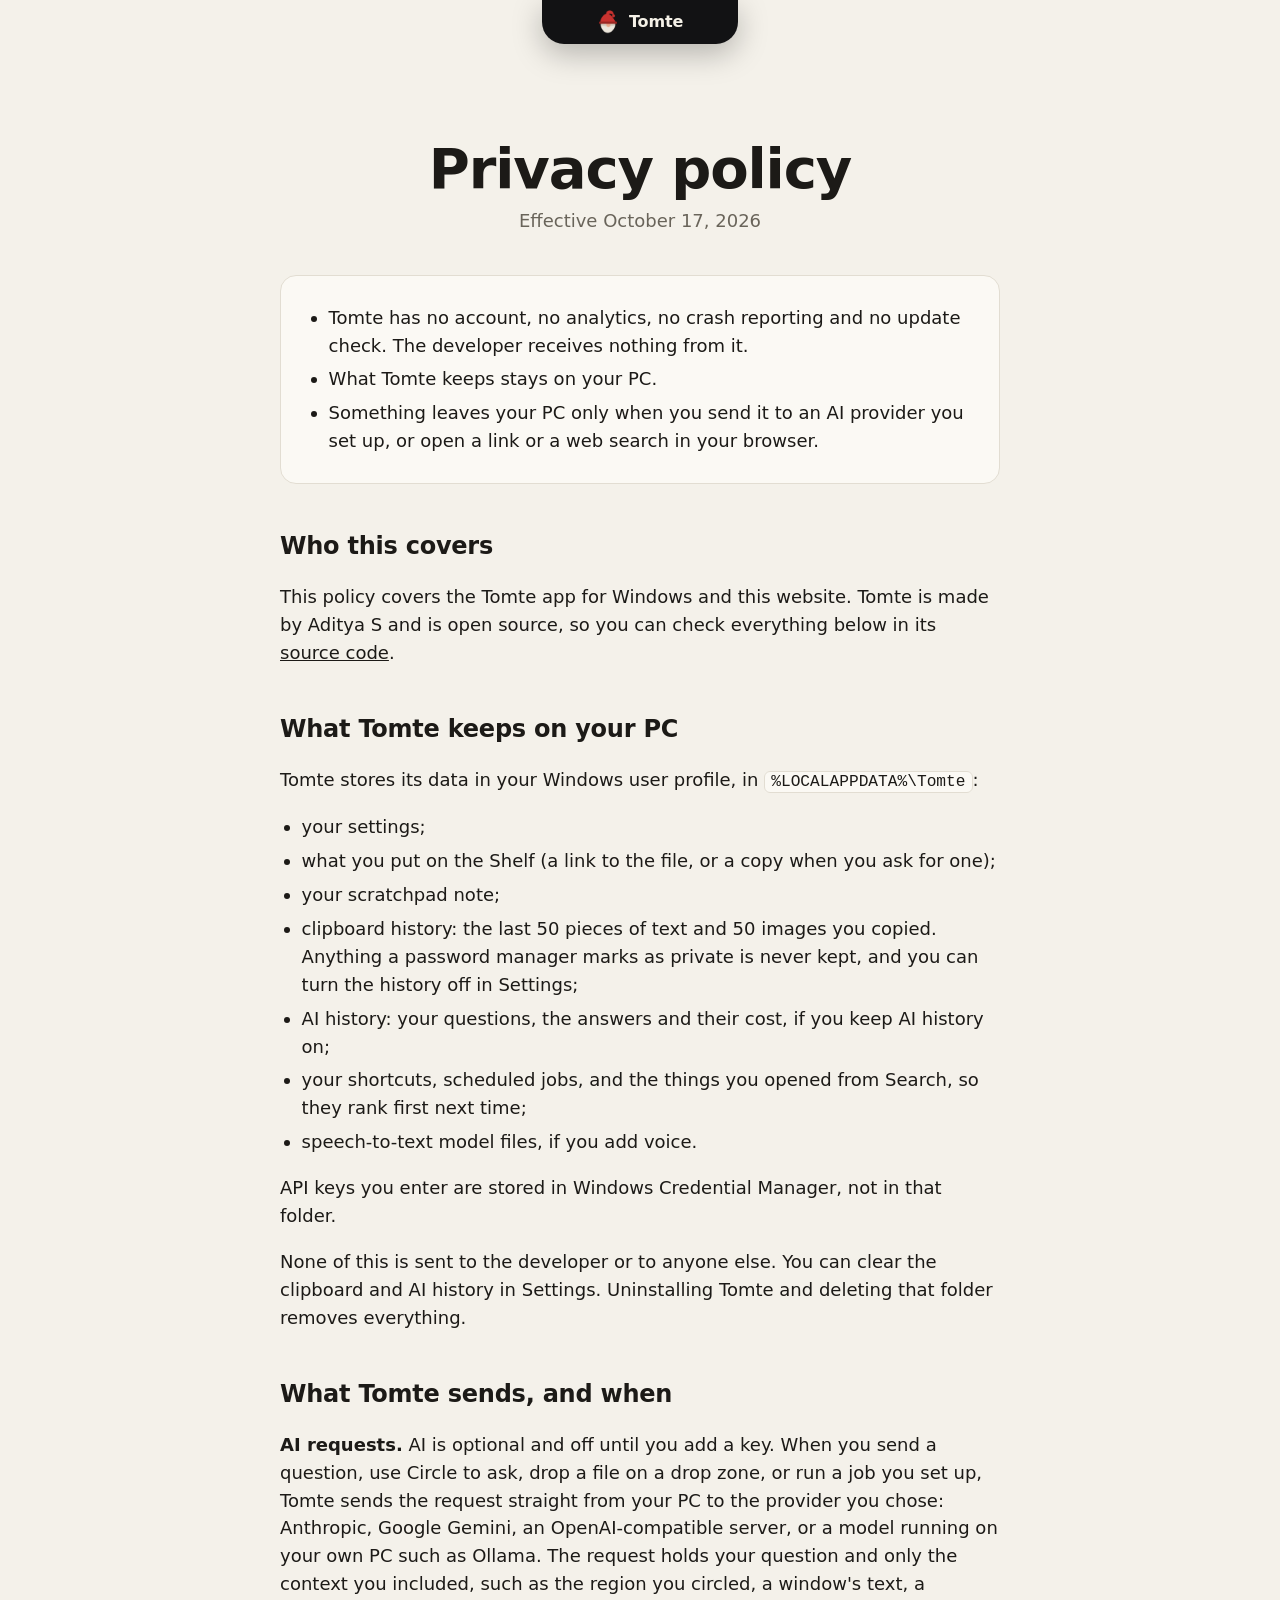
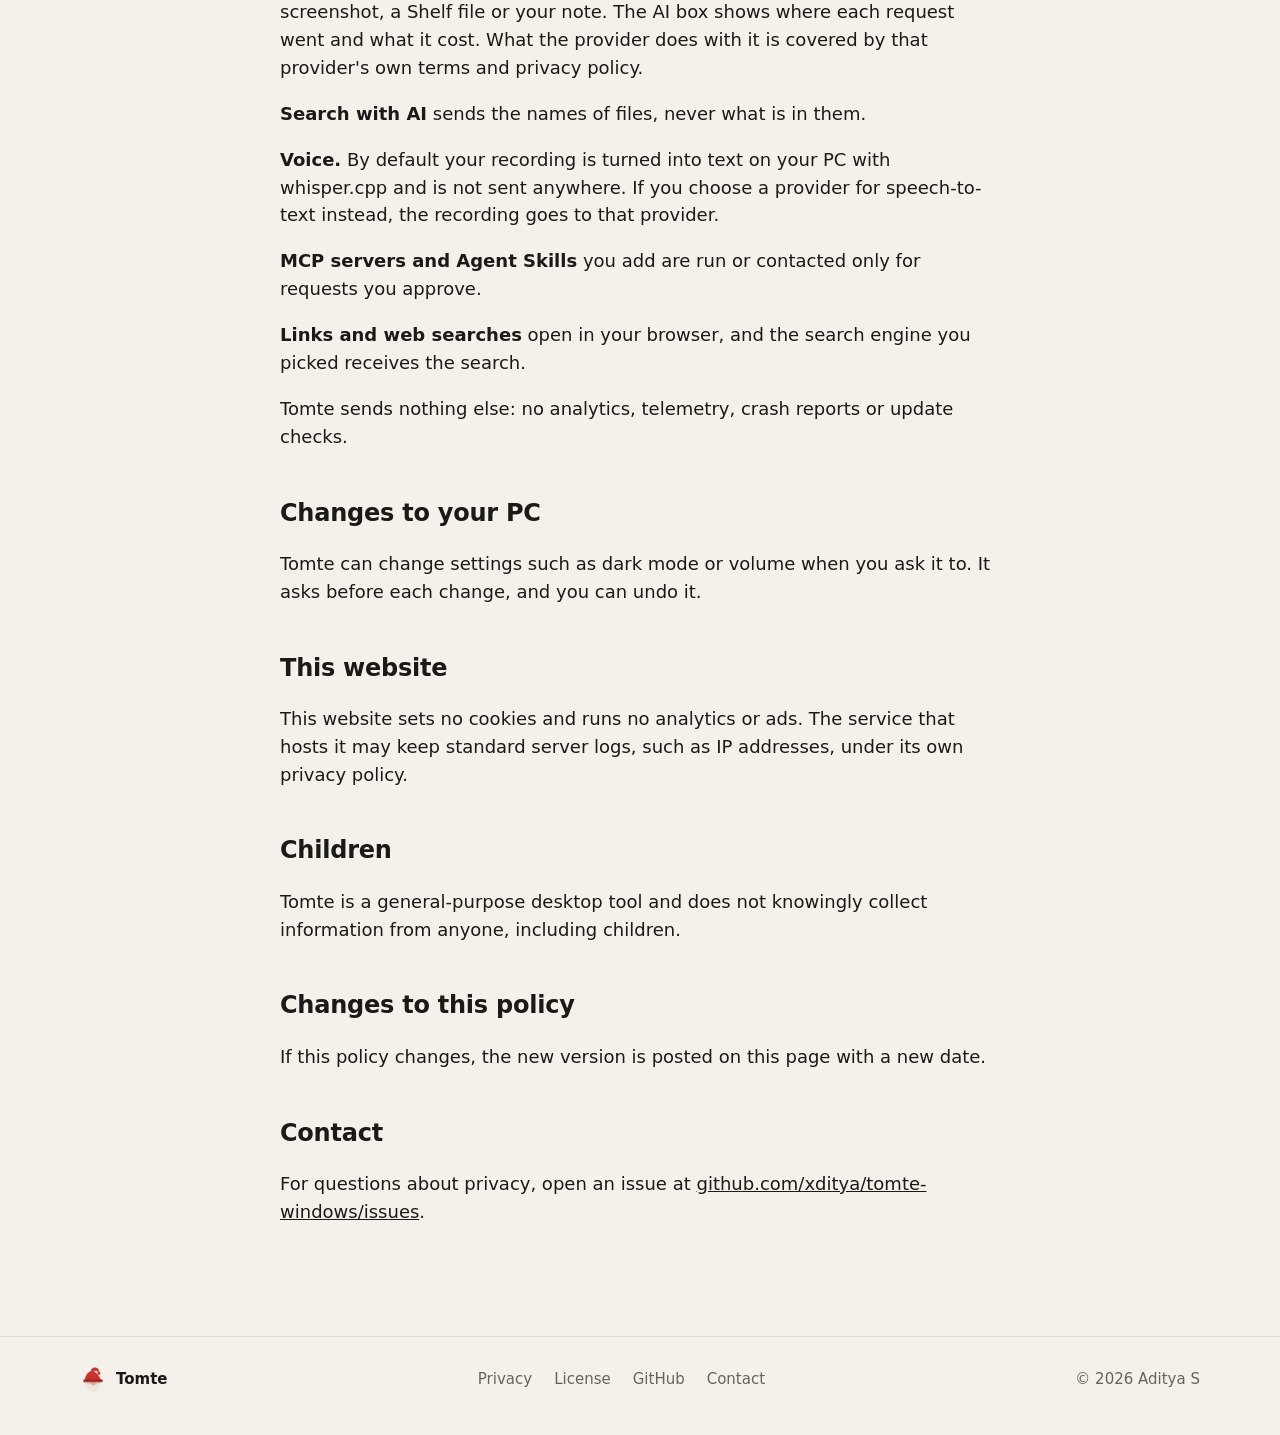
<file: privacy.html>
<!doctype html>
<html lang="en">
<head>
<meta charset="utf-8">
<meta name="viewport" content="width=device-width, initial-scale=1">
<title>Privacy policy · Tomte</title>
<meta name="description" content="What the Tomte app for Windows stores, what it sends, and when.">
<meta name="theme-color" content="#121214">
<link rel="icon" href="favicon.ico">
<link rel="stylesheet" href="styles.css">
</head>
<body>

<header class="island" id="island">
  <button class="island-pill" aria-expanded="false" aria-controls="island-links">
    <img src="assets/tomte.png" alt="" width="24" height="24">Tomte
  </button>
  <nav class="island-links" id="island-links" aria-label="Site">
    <a href="index.html">Home</a>
    <a href="index.html#features">Features</a>
    <a href="index.html#download">Download</a>
    <a href="https://github.com/xditya/tomte-windows">GitHub</a>
  </nav>
</header>

<main class="doc">
  <h1>Privacy policy</h1>
  <p class="date">Effective October 17, 2026</p>

  <div class="short">
    <ul>
      <li>Tomte has no account, no analytics, no crash reporting and no update check. The developer receives nothing from it.</li>
      <li>What Tomte keeps stays on your PC.</li>
      <li>Something leaves your PC only when you send it to an AI provider you set up, or open a link or a web search in your browser.</li>
    </ul>
  </div>

  <h2>Who this covers</h2>
  <p>This policy covers the Tomte app for Windows and this website. Tomte is made by Aditya S and is open source, so you can check everything below in its <a href="https://github.com/xditya/tomte-windows">source code</a>.</p>

  <h2>What Tomte keeps on your PC</h2>
  <p>Tomte stores its data in your Windows user profile, in <code>%LOCALAPPDATA%\Tomte</code>:</p>
  <ul>
    <li>your settings;</li>
    <li>what you put on the Shelf (a link to the file, or a copy when you ask for one);</li>
    <li>your scratchpad note;</li>
    <li>clipboard history: the last 50 pieces of text and 50 images you copied. Anything a password manager marks as private is never kept, and you can turn the history off in Settings;</li>
    <li>AI history: your questions, the answers and their cost, if you keep AI history on;</li>
    <li>your shortcuts, scheduled jobs, and the things you opened from Search, so they rank first next time;</li>
    <li>speech-to-text model files, if you add voice.</li>
  </ul>
  <p>API keys you enter are stored in Windows Credential Manager, not in that folder.</p>
  <p>None of this is sent to the developer or to anyone else. You can clear the clipboard and AI history in Settings. Uninstalling Tomte and deleting that folder removes everything.</p>

  <h2>What Tomte sends, and when</h2>
  <p><strong>AI requests.</strong> AI is optional and off until you add a key. When you send a question, use Circle to ask, drop a file on a drop zone, or run a job you set up, Tomte sends the request straight from your PC to the provider you chose: Anthropic, Google Gemini, an OpenAI-compatible server, or a model running on your own PC such as Ollama. The request holds your question and only the context you included, such as the region you circled, a window's text, a screenshot, a Shelf file or your note. The AI box shows where each request went and what it cost. What the provider does with it is covered by that provider's own terms and privacy policy.</p>
  <p><strong>Search with AI</strong> sends the names of files, never what is in them.</p>
  <p><strong>Voice.</strong> By default your recording is turned into text on your PC with whisper.cpp and is not sent anywhere. If you choose a provider for speech-to-text instead, the recording goes to that provider.</p>
  <p><strong>MCP servers and Agent Skills</strong> you add are run or contacted only for requests you approve.</p>
  <p><strong>Links and web searches</strong> open in your browser, and the search engine you picked receives the search.</p>
  <p>Tomte sends nothing else: no analytics, telemetry, crash reports or update checks.</p>

  <h2>Changes to your PC</h2>
  <p>Tomte can change settings such as dark mode or volume when you ask it to. It asks before each change, and you can undo it.</p>

  <h2>This website</h2>
  <p>This website sets no cookies and runs no analytics or ads. The service that hosts it may keep standard server logs, such as IP addresses, under its own privacy policy.</p>

  <h2>Children</h2>
  <p>Tomte is a general-purpose desktop tool and does not knowingly collect information from anyone, including children.</p>

  <h2>Changes to this policy</h2>
  <p>If this policy changes, the new version is posted on this page with a new date.</p>

  <h2>Contact</h2>
  <p>For questions about privacy, open an issue at <a href="https://github.com/xditya/tomte-windows/issues">github.com/xditya/tomte-windows/issues</a>.</p>
</main>

<footer>
  <div class="wrap">
    <a class="mark" href="index.html"><img src="assets/tomte.png" alt="" width="26" height="26">Tomte</a>
    <nav aria-label="Footer">
      <a href="privacy.html">Privacy</a>
      <a href="https://github.com/xditya/tomte-windows/blob/main/LICENSE">License</a>
      <a href="https://github.com/xditya/tomte-windows">GitHub</a>
      <a href="https://github.com/xditya/tomte-windows/issues">Contact</a>
    </nav>
    <span>© 2026 Aditya S</span>
  </div>
</footer>

<script src="site.js"></script>
</body>
</html>
</file>
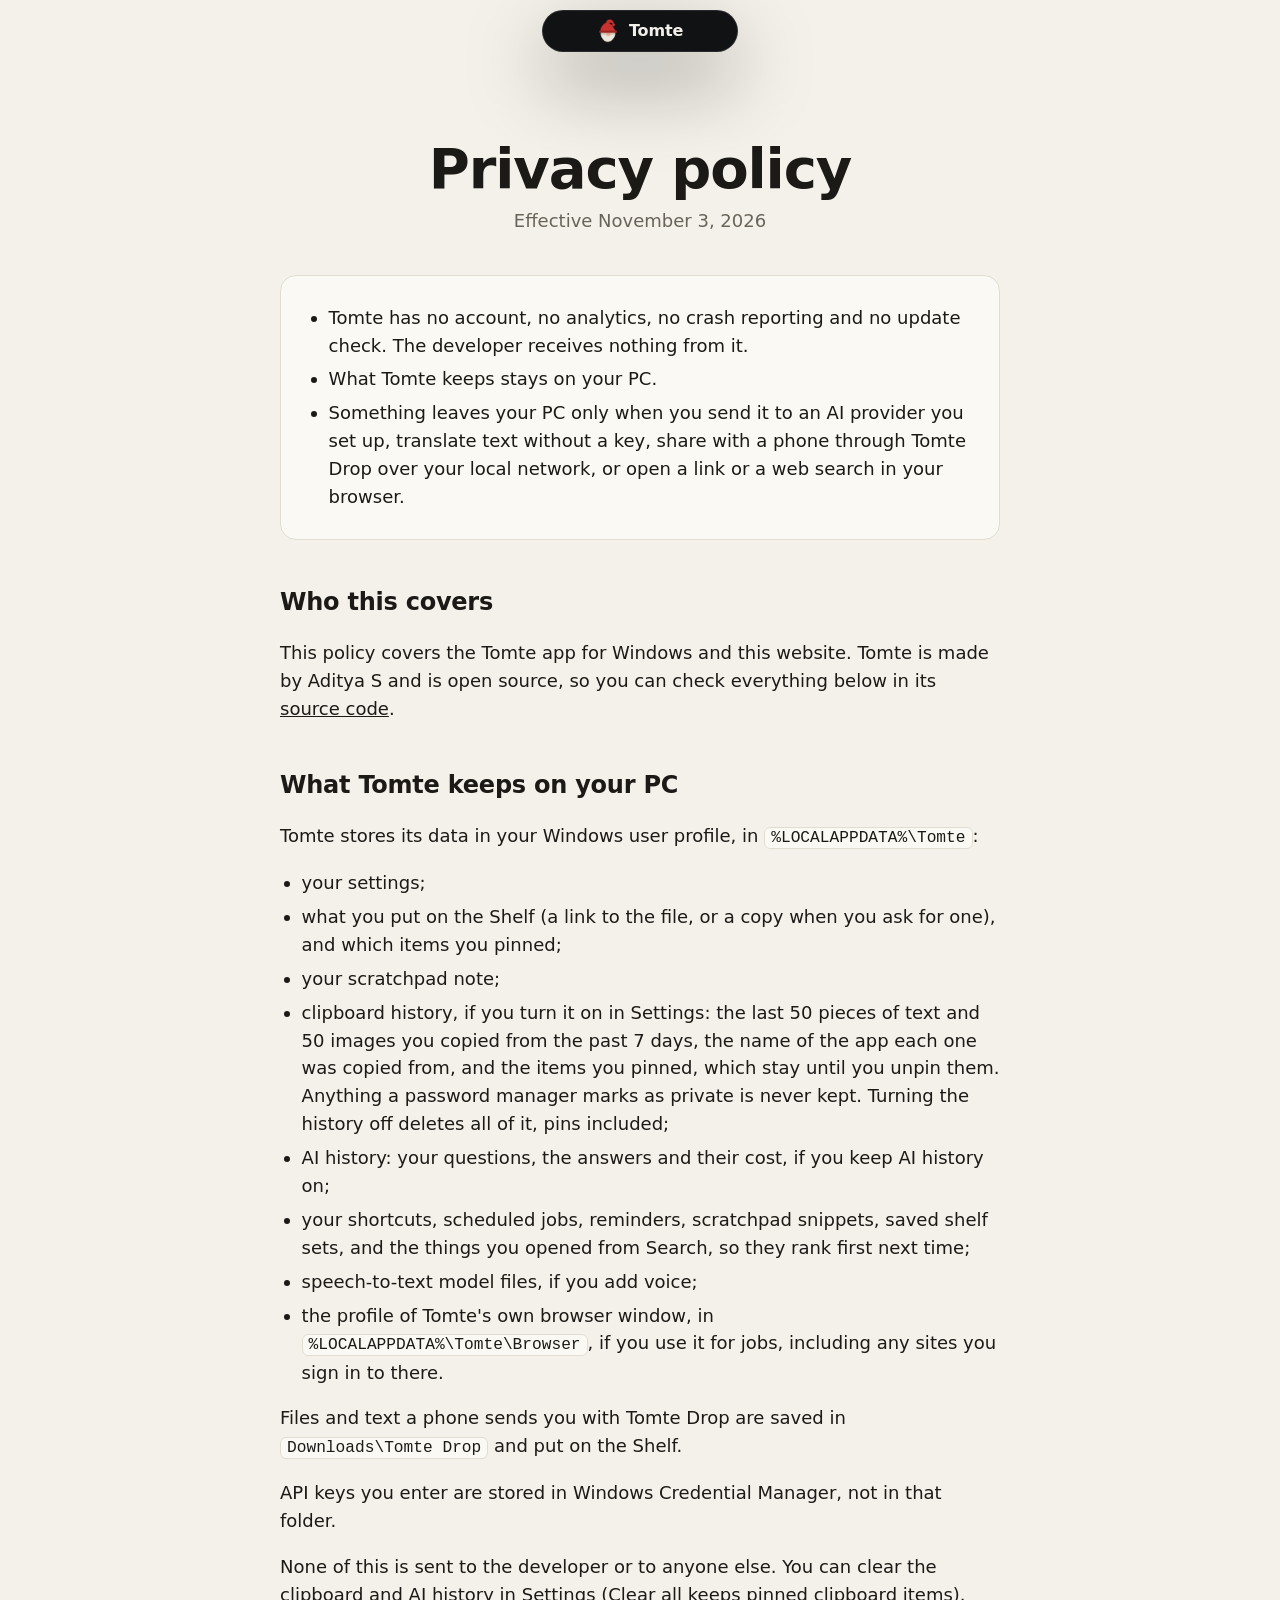
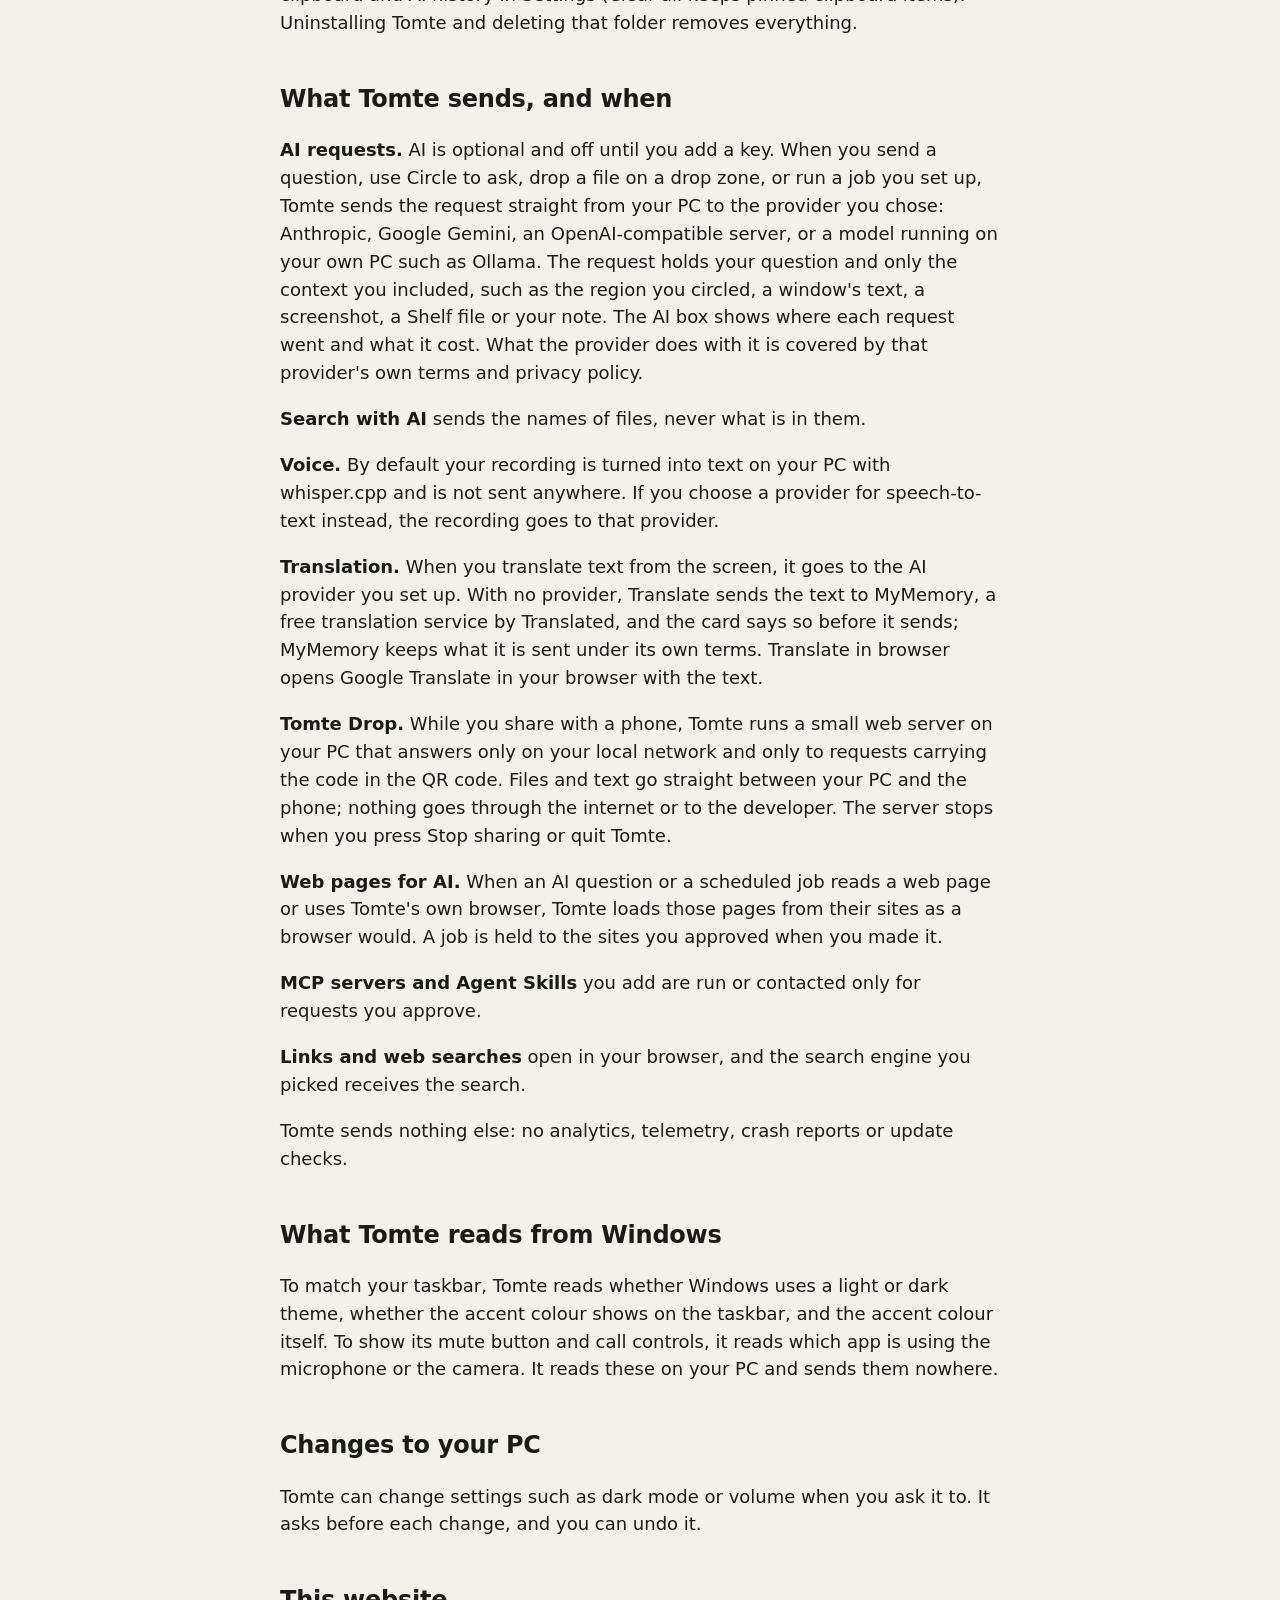
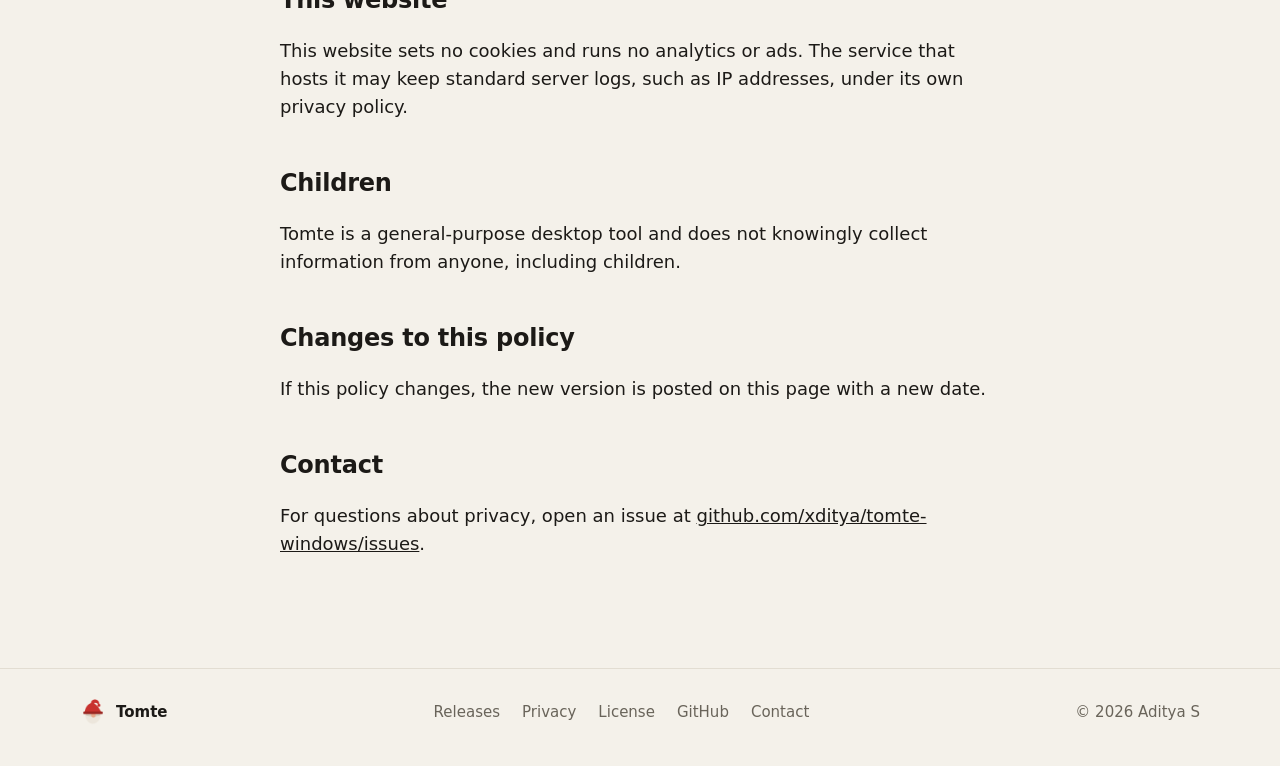
<file: public/privacy.html>
<!doctype html>
<html lang="en">
<head>
<meta charset="utf-8">
<meta name="viewport" content="width=device-width, initial-scale=1">
<title>Privacy policy · Tomte</title>
<meta name="description" content="What the Tomte app for Windows stores, what it sends, and when.">
<meta name="theme-color" content="#121214">
<link rel="icon" href="favicon.ico">
<link rel="stylesheet" href="styles.css">
</head>
<body>

<header class="island" id="island">
  <button class="island-pill" aria-expanded="false" aria-controls="island-links">
    <img src="assets/tomte.png" alt="" width="24" height="24">Tomte
  </button>
  <nav class="island-links" id="island-links" aria-label="Site">
    <a href="index.html">Home</a>
    <a href="index.html#features">Features</a>
    <a href="releases.html">Releases</a>
    <a href="https://github.com/xditya/tomte-windows">GitHub</a>
  </nav>
</header>

<main class="doc">
  <h1>Privacy policy</h1>
  <p class="date">Effective November 3, 2026</p>

  <div class="short">
    <ul>
      <li>Tomte has no account, no analytics, no crash reporting and no update check. The developer receives nothing from it.</li>
      <li>What Tomte keeps stays on your PC.</li>
      <li>Something leaves your PC only when you send it to an AI provider you set up, translate text without a key, share with a phone through Tomte Drop over your local network, or open a link or a web search in your browser.</li>
    </ul>
  </div>

  <h2>Who this covers</h2>
  <p>This policy covers the Tomte app for Windows and this website. Tomte is made by Aditya S and is open source, so you can check everything below in its <a href="https://github.com/xditya/tomte-windows">source code</a>.</p>

  <h2>What Tomte keeps on your PC</h2>
  <p>Tomte stores its data in your Windows user profile, in <code>%LOCALAPPDATA%\Tomte</code>:</p>
  <ul>
    <li>your settings;</li>
    <li>what you put on the Shelf (a link to the file, or a copy when you ask for one), and which items you pinned;</li>
    <li>your scratchpad note;</li>
    <li>clipboard history, if you turn it on in Settings: the last 50 pieces of text and 50 images you copied from the past 7 days, the name of the app each one was copied from, and the items you pinned, which stay until you unpin them. Anything a password manager marks as private is never kept. Turning the history off deletes all of it, pins included;</li>
    <li>AI history: your questions, the answers and their cost, if you keep AI history on;</li>
    <li>your shortcuts, scheduled jobs, reminders, scratchpad snippets, saved shelf sets, and the things you opened from Search, so they rank first next time;</li>
    <li>speech-to-text model files, if you add voice;</li>
    <li>the profile of Tomte's own browser window, in <code>%LOCALAPPDATA%\Tomte\Browser</code>, if you use it for jobs, including any sites you sign in to there.</li>
  </ul>
  <p>Files and text a phone sends you with Tomte Drop are saved in <code>Downloads\Tomte Drop</code> and put on the Shelf.</p>
  <p>API keys you enter are stored in Windows Credential Manager, not in that folder.</p>
  <p>None of this is sent to the developer or to anyone else. You can clear the clipboard and AI history in Settings (Clear all keeps pinned clipboard items). Uninstalling Tomte and deleting that folder removes everything.</p>

  <h2>What Tomte sends, and when</h2>
  <p><strong>AI requests.</strong> AI is optional and off until you add a key. When you send a question, use Circle to ask, drop a file on a drop zone, or run a job you set up, Tomte sends the request straight from your PC to the provider you chose: Anthropic, Google Gemini, an OpenAI-compatible server, or a model running on your own PC such as Ollama. The request holds your question and only the context you included, such as the region you circled, a window's text, a screenshot, a Shelf file or your note. The AI box shows where each request went and what it cost. What the provider does with it is covered by that provider's own terms and privacy policy.</p>
  <p><strong>Search with AI</strong> sends the names of files, never what is in them.</p>
  <p><strong>Voice.</strong> By default your recording is turned into text on your PC with whisper.cpp and is not sent anywhere. If you choose a provider for speech-to-text instead, the recording goes to that provider.</p>
  <p><strong>Translation.</strong> When you translate text from the screen, it goes to the AI provider you set up. With no provider, Translate sends the text to MyMemory, a free translation service by Translated, and the card says so before it sends; MyMemory keeps what it is sent under its own terms. Translate in browser opens Google Translate in your browser with the text.</p>
  <p><strong>Tomte Drop.</strong> While you share with a phone, Tomte runs a small web server on your PC that answers only on your local network and only to requests carrying the code in the QR code. Files and text go straight between your PC and the phone; nothing goes through the internet or to the developer. The server stops when you press Stop sharing or quit Tomte.</p>
  <p><strong>Web pages for AI.</strong> When an AI question or a scheduled job reads a web page or uses Tomte's own browser, Tomte loads those pages from their sites as a browser would. A job is held to the sites you approved when you made it.</p>
  <p><strong>MCP servers and Agent Skills</strong> you add are run or contacted only for requests you approve.</p>
  <p><strong>Links and web searches</strong> open in your browser, and the search engine you picked receives the search.</p>
  <p>Tomte sends nothing else: no analytics, telemetry, crash reports or update checks.</p>

  <h2>What Tomte reads from Windows</h2>
  <p>To match your taskbar, Tomte reads whether Windows uses a light or dark theme, whether the accent colour shows on the taskbar, and the accent colour itself. To show its mute button and call controls, it reads which app is using the microphone or the camera. It reads these on your PC and sends them nowhere.</p>

  <h2>Changes to your PC</h2>
  <p>Tomte can change settings such as dark mode or volume when you ask it to. It asks before each change, and you can undo it.</p>

  <h2>This website</h2>
  <p>This website sets no cookies and runs no analytics or ads. The service that hosts it may keep standard server logs, such as IP addresses, under its own privacy policy.</p>

  <h2>Children</h2>
  <p>Tomte is a general-purpose desktop tool and does not knowingly collect information from anyone, including children.</p>

  <h2>Changes to this policy</h2>
  <p>If this policy changes, the new version is posted on this page with a new date.</p>

  <h2>Contact</h2>
  <p>For questions about privacy, open an issue at <a href="https://github.com/xditya/tomte-windows/issues">github.com/xditya/tomte-windows/issues</a>.</p>
</main>

<footer>
  <div class="wrap">
    <a class="mark" href="index.html"><img src="assets/tomte.png" alt="" width="26" height="26">Tomte</a>
    <nav aria-label="Footer">
      <a href="releases.html">Releases</a>
      <a href="privacy.html">Privacy</a>
      <a href="https://github.com/xditya/tomte-windows/blob/main/LICENSE">License</a>
      <a href="https://github.com/xditya/tomte-windows">GitHub</a>
      <a href="https://github.com/xditya/tomte-windows/issues">Contact</a>
    </nav>
    <span>© 2026 Aditya S</span>
  </div>
</footer>

<script src="site.js"></script>
</body>
</html>
</file>
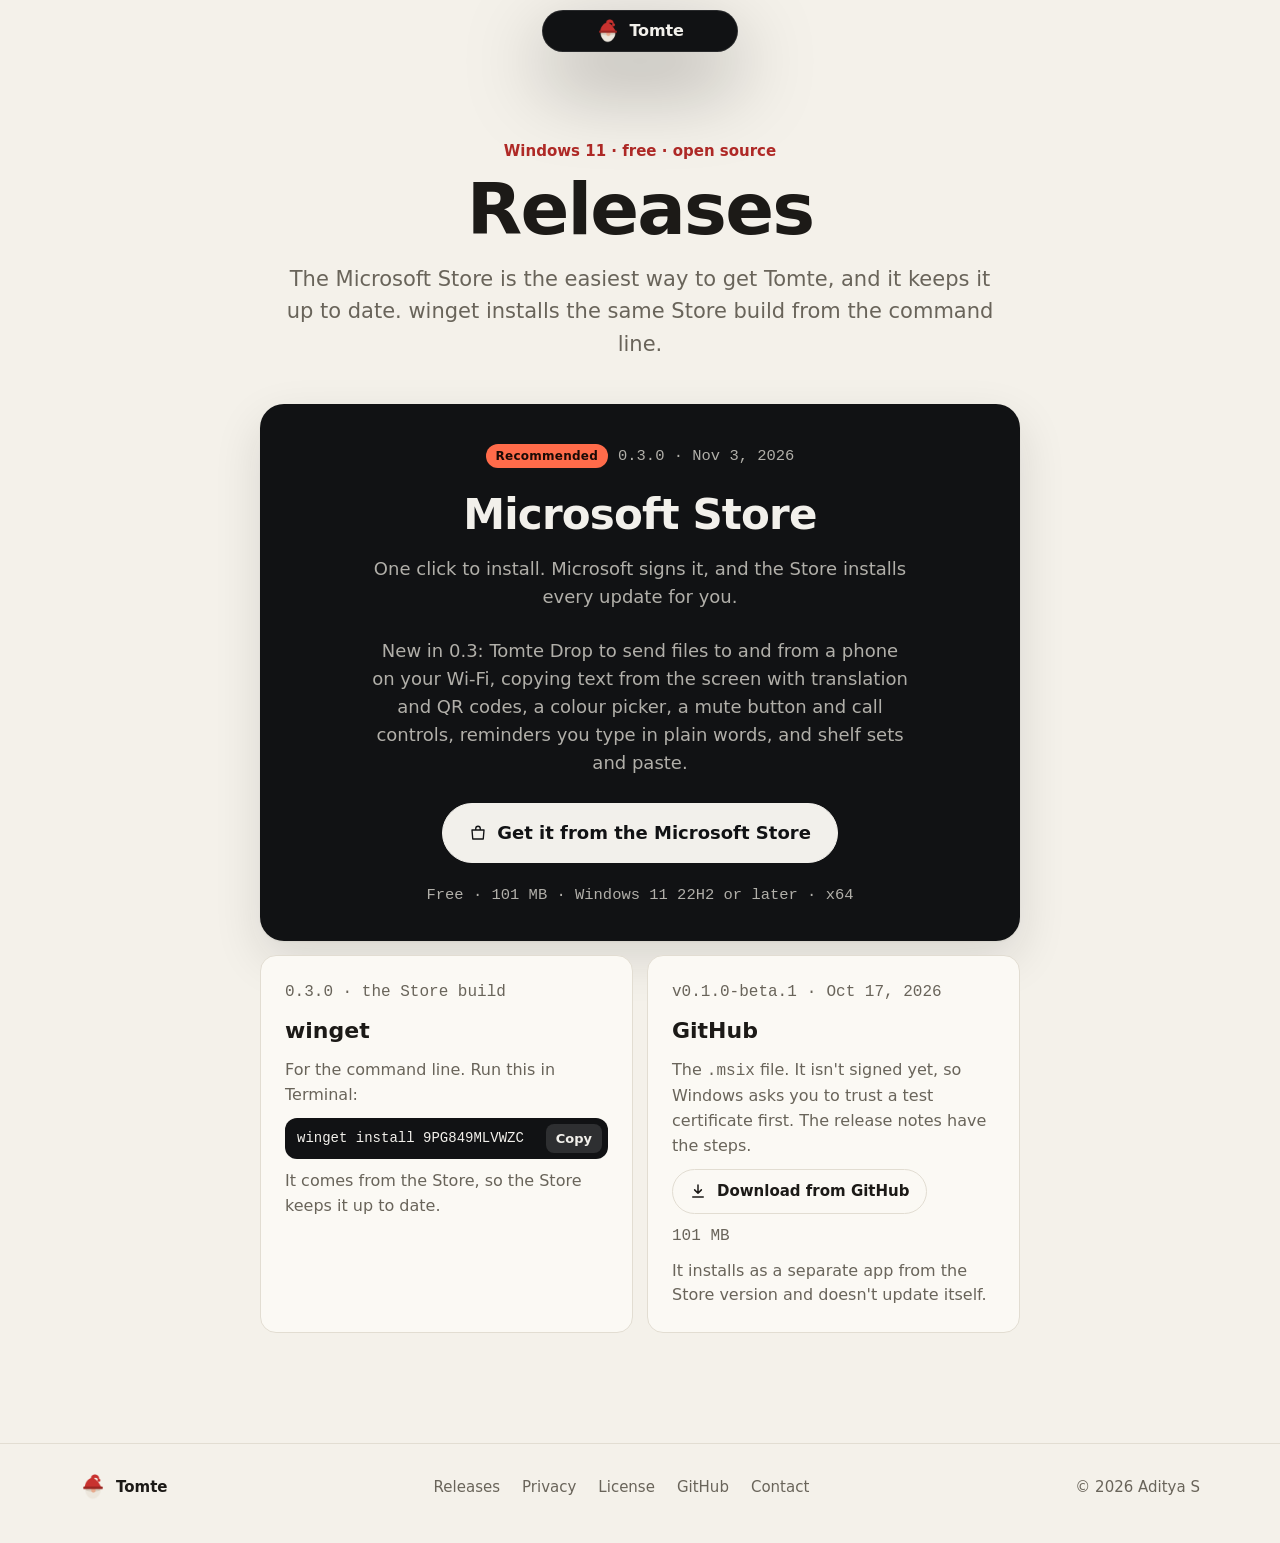
<file: public/releases.html>
<!doctype html>
<html lang="en">
<head>
<meta charset="utf-8">
<meta name="viewport" content="width=device-width, initial-scale=1">
<title>Releases · Tomte</title>
<meta name="description" content="Download Tomte for Windows 11 from the Microsoft Store, winget or GitHub.">
<meta property="og:title" content="Tomte · Releases">
<meta property="og:description" content="Download Tomte for Windows 11 from the Microsoft Store, winget or GitHub.">
<meta property="og:url" content="https://tomte.xditya.me/releases">
<meta property="og:image" content="https://tomte.xditya.me/assets/og.jpg">
<meta name="theme-color" content="#121214">
<link rel="icon" href="favicon.ico">
<link rel="stylesheet" href="styles.css">
</head>
<body>
<header class="island" id="island">
  <button class="island-pill" aria-expanded="false" aria-controls="island-links">
    <img src="assets/tomte.png" alt="" width="24" height="24">Tomte
  </button>
  <nav class="island-links" id="island-links" aria-label="Site">
    <a href="index.html">Home</a>
    <a href="index.html#features">Features</a>
    <a href="releases.html" aria-current="page">Releases</a>
    <a href="privacy.html">Privacy</a>
    <a href="https://github.com/xditya/tomte-windows">GitHub</a>
  </nav>
</header>

<main class="rel wrap">
  <header class="rel-head">
    <p class="eyebrow">Windows 11 · free · open source</p>
    <h1>Releases</h1>
    <p class="lede">The Microsoft Store is the easiest way to get Tomte, and it keeps it up to date. winget installs the same Store build from the command line.</p>
  </header>

  <section class="store-card" aria-labelledby="store-title">
    <p class="rel-meta mono"><span class="rel-badge">Recommended</span>0.3.0 · Nov 3, 2026</p>
    <h2 id="store-title">Microsoft Store</h2>
    <p>One click to install. Microsoft signs it, and the Store installs every update for you.</p>
    <p>New in 0.3: Tomte Drop to send files to and from a phone on your Wi-Fi, copying text from the screen with translation and QR codes, a colour picker, a mute button and call controls, reminders you type in plain words, and shelf sets and paste.</p>
    <a class="btn store-btn" href="https://apps.microsoft.com/detail/9PG849MLVWZC">
      <svg viewBox="0 0 24 24" fill="none" stroke="currentColor" stroke-width="1.8" stroke-linejoin="round" aria-hidden="true"><path d="M4 8h16l-1 12H5L4 8Z"/><path d="M9 8V6a3 3 0 0 1 6 0v2"/></svg>
      Get it from the Microsoft Store
    </a>
    <p class="rel-meta mono">Free · 101 MB · Windows 11 22H2 or later · x64</p>
  </section>

  <section class="rel-alt" aria-label="Other ways to install">
    <div class="item">
      <p class="rel-meta mono">0.3.0 · the Store build</p>
      <h3>winget</h3>
      <p>For the command line. Run this in Terminal:</p>
      <div class="cmd"><code>winget install 9PG849MLVWZC</code><button type="button" data-copy="winget install 9PG849MLVWZC">Copy</button></div>
      <p class="rel-note">It comes from the Store, so the Store keeps it up to date.</p>
    </div>
    <div class="item" id="gh-card">
      <p class="rel-meta mono"><span data-gh="tag">v0.1.0-beta.1</span> · <span data-gh="date">Oct 17, 2026</span></p>
      <h3>GitHub</h3>
      <p>The <code>.msix</code> file. It isn't signed yet, so Windows asks you to trust a test certificate first. The release notes have the steps.</p>
      <a class="btn" data-gh="link" href="https://github.com/xditya/tomte-windows/releases/tag/v0.1.0-beta.1">
        <svg viewBox="0 0 24 24" fill="none" stroke="currentColor" stroke-width="2" stroke-linecap="round" stroke-linejoin="round" aria-hidden="true"><path d="M12 4v11m0 0-4.5-4.5M12 15l4.5-4.5M5 20h14"/></svg>
        Download from GitHub
      </a>
      <p class="rel-meta mono" data-gh="count">101 MB</p>
      <p class="rel-note">It installs as a separate app from the Store version and doesn't update itself.</p>
    </div>
  </section>

  <section class="rel-history" id="gh-history" aria-labelledby="history-title" hidden>
    <h2 id="history-title">Earlier builds</h2>
    <ol class="rel-list" id="gh-list"></ol>
    <p class="center-link"><a href="https://github.com/xditya/tomte-windows/releases">All releases on GitHub</a></p>
  </section>
</main>

<footer>
  <div class="wrap">
    <a class="mark" href="index.html"><img src="assets/tomte.png" alt="" width="26" height="26">Tomte</a>
    <nav aria-label="Footer">
      <a href="releases.html">Releases</a>
      <a href="privacy.html">Privacy</a>
      <a href="https://github.com/xditya/tomte-windows/blob/main/LICENSE">License</a>
      <a href="https://github.com/xditya/tomte-windows">GitHub</a>
      <a href="https://github.com/xditya/tomte-windows/issues">Contact</a>
    </nav>
    <span>© 2026 Aditya S</span>
  </div>
</footer>

<script src="site.js"></script>
</body>
</html>
</file>
<file: styles.css>
:root {
  --paper: #f4f1ea;
  --card: #fbf9f4;
  --ink: #1c1a17;
  --muted: #69645a;
  --line: #e2ddd2;
  --island: #121214;
  --island-ink: #f5f1e8;
  --island-muted: #a8a397;
  --red: #b02a27;
  --stage: #f6f5f2;
  --shadow: 0 1px 2px rgba(28, 26, 23, 0.06), 0 18px 48px rgba(28, 26, 23, 0.12);
  --spring: cubic-bezier(0.2, 0.9, 0.25, 1.15);
  color-scheme: light;
}
@media (prefers-color-scheme: dark) {
  :root:not([data-theme="light"]) {
    --paper: #121214;
    --card: #1a1a1d;
    --ink: #f1ede4;
    --muted: #a29d92;
    --line: #2b2b2f;
    --island: #000000;
    --shadow: 0 1px 2px rgba(0, 0, 0, 0.4), 0 18px 48px rgba(0, 0, 0, 0.45);
    color-scheme: dark;
  }
}

* { box-sizing: border-box; }
html { scroll-behavior: smooth; scroll-padding-top: 88px; }
body {
  margin: 0;
  background: var(--paper);
  color: var(--ink);
  font-family: "Segoe UI Variable Text", "Segoe UI", system-ui, -apple-system, "Helvetica Neue", Arial, sans-serif;
  font-size: 18px;
  line-height: 1.55;
  -webkit-font-smoothing: antialiased;
}
h1, h2, h3 { font-family: "Segoe UI Variable Display", "Segoe UI", system-ui, -apple-system, "Helvetica Neue", Arial, sans-serif; }
a { color: inherit; }
img, video { display: block; max-width: 100%; }
kbd {
  font: 600 0.82em/1 "Segoe UI Variable Text", "Segoe UI", system-ui, sans-serif;
  display: inline-block;
  padding: 0.28em 0.5em 0.32em;
  border-radius: 7px;
  border: 1px solid var(--line);
  border-bottom-width: 3px;
  background: var(--card);
  white-space: nowrap;
}
.wrap { width: min(1120px, 100% - 32px); margin-inline: auto; }

/* The menu is the product's own pill, hanging from the top edge of the window. */
.island {
  position: fixed;
  top: 0;
  left: 50%;
  z-index: 50;
  transform: translateX(-50%);
  width: 196px;
  background: var(--island);
  color: var(--island-ink);
  border-radius: 0 0 22px 22px;
  box-shadow: 0 10px 30px rgba(0, 0, 0, 0.25);
  overflow: hidden;
  transition: width 0.42s var(--spring), border-radius 0.42s var(--spring);
}
.island-pill {
  all: unset;
  box-sizing: border-box;
  width: 100%;
  height: 44px;
  display: flex;
  align-items: center;
  justify-content: center;
  gap: 9px;
  cursor: pointer;
  font: 650 16px/1 "Segoe UI Variable Display", "Segoe UI", system-ui, sans-serif;
  letter-spacing: -0.01em;
}
.island-pill img { width: 24px; height: 24px; }
.island-pill:focus-visible { outline: 2px solid var(--island-ink); outline-offset: -4px; border-radius: 0 0 20px 20px; }
.island-links {
  display: flex;
  flex-wrap: wrap;
  justify-content: center;
  gap: 4px;
  padding: 0 12px;
  max-height: 0;
  opacity: 0;
  transition: max-height 0.42s var(--spring), opacity 0.2s ease, padding 0.42s var(--spring);
}
.island-links a {
  color: var(--island-muted);
  text-decoration: none;
  font-size: 15px;
  padding: 7px 12px;
  border-radius: 999px;
}
.island-links a:hover, .island-links a:focus-visible { color: var(--island-ink); background: rgba(255, 255, 255, 0.1); outline: none; }
.island[data-open="true"] { width: min(560px, 100vw - 24px); border-radius: 0 0 26px 26px; }
.island[data-open="true"] .island-links { max-height: 120px; opacity: 1; padding: 0 12px 12px; }
@media (hover: hover) {
  .island:hover, .island:focus-within { width: min(560px, 100vw - 24px); border-radius: 0 0 26px 26px; }
  .island:hover .island-links, .island:focus-within .island-links { max-height: 120px; opacity: 1; padding: 0 12px 12px; }
}

/* Hero */
.hero { text-align: center; padding: 150px 0 40px; }
.hero h1 { font-size: clamp(42px, 6.4vw, 80px); line-height: 1.02; letter-spacing: -0.025em; margin: 0 auto 22px; max-width: 13ch; }
.lede { font-size: clamp(18px, 2vw, 21px); color: var(--muted); max-width: 34em; margin: 0 auto 30px; }
.cta { display: flex; flex-wrap: wrap; gap: 12px; justify-content: center; }
.btn {
  display: inline-flex;
  align-items: center;
  gap: 10px;
  padding: 13px 22px;
  border-radius: 999px;
  border: 1px solid var(--line);
  background: var(--card);
  color: var(--ink);
  text-decoration: none;
  font-weight: 600;
  font-size: 17px;
  transition: transform 0.25s var(--spring), box-shadow 0.25s ease;
}
.btn:hover { transform: translateY(-2px); box-shadow: var(--shadow); }
.btn.primary { background: var(--island); color: var(--island-ink); border-color: var(--island); }
.btn svg { width: 18px; height: 18px; }
.fine { color: var(--muted); font-size: 15px; margin: 18px 0 0; }

/* A screen: footage sits under a top edge, like the monitor it was filmed on. */
.screen {
  margin: 0;
  border-radius: 16px;
  overflow: hidden;
  background: var(--stage);
  border: 1px solid var(--line);
  box-shadow: var(--shadow);
}
.screen video, .screen img { width: 100%; height: auto; }
.hero .screen { margin: 56px auto 0; max-width: 1000px; border-top: 10px solid var(--island); }

/* Sections */
section { padding: 96px 0 0; }
.section-head { text-align: center; max-width: 40em; margin: 0 auto 48px; }
.section-head h2 { font-size: clamp(32px, 4.2vw, 50px); line-height: 1.08; letter-spacing: -0.02em; margin: 0 0 14px; }
.section-head p { color: var(--muted); margin: 0; font-size: 19px; }

.grid { display: grid; grid-template-columns: repeat(auto-fit, minmax(230px, 1fr)); gap: 14px; }
.item { background: var(--card); border: 1px solid var(--line); border-radius: 16px; padding: 20px 20px 18px; }
.item h3 { display: flex; align-items: center; gap: 10px; font-size: 19px; margin: 0 0 6px; }
.item h3 svg { width: 22px; height: 22px; flex: none; color: var(--red); }
.item p { margin: 0; color: var(--muted); font-size: 16px; }

.row { display: grid; grid-template-columns: 1fr 1.25fr; gap: 56px; align-items: center; margin-top: 72px; }
.row.flip { grid-template-columns: 1.25fr 1fr; }
.row.flip .row-text { order: 2; }
.row-text h3 { font-size: clamp(26px, 3vw, 34px); line-height: 1.1; letter-spacing: -0.015em; margin: 0 0 12px; }
.row-text p { margin: 0 0 12px; color: var(--muted); }
.row-text .keys { margin-top: 16px; color: var(--ink); font-size: 16px; }
.row .screen { max-width: 640px; justify-self: center; width: 100%; }
.also { text-align: center; color: var(--muted); max-width: 42em; margin: 72px auto 0; }

.trust { display: grid; grid-template-columns: repeat(3, 1fr); gap: 14px; }
.trust .item { padding: 26px 24px; }
.center-link { text-align: center; margin-top: 28px; }
.center-link a { font-weight: 600; }

.keys-table { max-width: 640px; margin: 0 auto; border-collapse: collapse; width: 100%; }
.keys-table td { padding: 14px 6px; border-bottom: 1px solid var(--line); }
.keys-table td:last-child { text-align: right; color: var(--muted); }
.keys-note { text-align: center; color: var(--muted); font-size: 16px; margin-top: 18px; }

.get { display: grid; grid-template-columns: repeat(3, 1fr); gap: 14px; }
.get .item { display: flex; flex-direction: column; gap: 10px; }
.get .item .btn { align-self: flex-start; margin-top: auto; font-size: 16px; padding: 10px 18px; }
.soon { font-size: 13px; font-weight: 600; letter-spacing: 0.02em; color: var(--red); }

.support { text-align: center; padding-bottom: 24px; }
.support .cta { margin-top: 8px; }

footer { margin-top: 110px; border-top: 1px solid var(--line); padding: 30px 0 44px; color: var(--muted); font-size: 15px; }
footer .wrap { display: flex; flex-wrap: wrap; gap: 14px 28px; align-items: center; justify-content: space-between; }
footer .mark { display: flex; align-items: center; gap: 10px; color: var(--ink); font-weight: 650; text-decoration: none; }
footer .mark img { width: 26px; height: 26px; }
footer nav { display: flex; gap: 22px; flex-wrap: wrap; }
footer nav a { text-decoration: none; }
footer nav a:hover { color: var(--ink); }

/* The privacy policy */
.doc { width: min(720px, 100% - 32px); margin: 0 auto; padding-top: 140px; }
.doc h1 { font-size: clamp(38px, 5vw, 56px); letter-spacing: -0.02em; line-height: 1.05; margin: 0 0 8px; text-align: center; }
.doc .date { text-align: center; color: var(--muted); margin: 0 0 40px; }
.doc h2 { font-size: 24px; margin: 44px 0 10px; letter-spacing: -0.01em; }
.doc p, .doc li { color: var(--ink); }
.doc ul { padding-left: 1.2em; }
.doc li { margin: 6px 0; }
.doc code { font-size: 0.9em; background: var(--card); border: 1px solid var(--line); padding: 1px 6px; border-radius: 6px; }
.short { background: var(--card); border: 1px solid var(--line); border-radius: 16px; padding: 22px 26px; }
.short ul { margin: 0; }

@media (max-width: 860px) {
  body { font-size: 17px; }
  .hero { padding-top: 124px; }
  .row, .row.flip { grid-template-columns: 1fr; gap: 24px; margin-top: 56px; }
  .row.flip .row-text { order: 0; }
  .row-text { text-align: center; }
  .trust, .get { grid-template-columns: 1fr; }
  footer .wrap { justify-content: center; text-align: center; }
}
@media (prefers-reduced-motion: reduce) {
  html { scroll-behavior: auto; }
  .island, .island-links, .btn { transition: none; }
}
</file>
<file: public/styles.css>
:root {
  --paper: #f4f1ea;
  --card: #fbf9f4;
  --ink: #1c1a17;
  --muted: #69645a;
  --line: #e2ddd2;
  --island: #111214;
  --island-raised: #24262b;
  --island-ink: #f2f0eb;
  --island-muted: #b1afa9;
  --island-line: rgba(255, 255, 255, 0.1);
  --accent: #ff6b4a;
  --on-accent: #1a0a05;
  --red: #b02a27;
  --stage: #f6f5f2;
  --shadow: 0 1px 2px rgba(28, 26, 23, 0.06), 0 18px 48px rgba(28, 26, 23, 0.12);
  --spring: cubic-bezier(0.2, 0.9, 0.25, 1.15);
  color-scheme: light;
}
@media (prefers-color-scheme: dark) {
  :root:not([data-theme="light"]) {
    --paper: #121214;
    --card: #1a1a1d;
    --ink: #f1ede4;
    --muted: #a29d92;
    --line: #2b2b2f;
    --red: #e0605a;
    --shadow: 0 1px 2px rgba(0, 0, 0, 0.4), 0 18px 48px rgba(0, 0, 0, 0.45);
    color-scheme: dark;
  }
}

* { box-sizing: border-box; }
html { scroll-behavior: smooth; scroll-padding-top: 88px; }
body {
  margin: 0;
  background: var(--paper);
  color: var(--ink);
  font-family: "Segoe UI Variable Text", "Segoe UI", system-ui, -apple-system, "Helvetica Neue", Arial, sans-serif;
  font-size: 18px;
  line-height: 1.55;
  -webkit-font-smoothing: antialiased;
}
h1, h2, h3 { font-family: "Segoe UI Variable Display", "Segoe UI", system-ui, -apple-system, "Helvetica Neue", Arial, sans-serif; }
a { color: inherit; }
img { display: block; max-width: 100%; }
kbd {
  font: 600 0.82em/1 "Segoe UI Variable Text", "Segoe UI", system-ui, sans-serif;
  display: inline-block;
  padding: 0.28em 0.5em 0.32em;
  border-radius: 7px;
  border: 1px solid var(--line);
  border-bottom-width: 3px;
  background: var(--card);
  white-space: nowrap;
}
.wrap { width: min(1120px, 100% - 32px); margin-inline: auto; }

/* The menu is the product's own pill, floating just below the top edge of the window. */
.island {
  position: fixed;
  top: 10px;
  left: 50%;
  z-index: 50;
  transform: translateX(-50%);
  width: 196px;
  background: var(--island);
  color: var(--island-ink);
  border: 1px solid var(--island-line);
  border-radius: 21px;
  box-shadow: 0 30px 80px rgba(0, 0, 0, 0.35);
  overflow: hidden;
  transition: width 0.42s var(--spring), border-radius 0.42s var(--spring);
}
.island-pill {
  all: unset;
  box-sizing: border-box;
  width: 100%;
  height: 40px;
  display: flex;
  align-items: center;
  justify-content: center;
  gap: 9px;
  cursor: pointer;
  font: 650 16px/1 "Segoe UI Variable Display", "Segoe UI", system-ui, sans-serif;
  letter-spacing: -0.01em;
}
.island-pill img { width: 24px; height: 24px; }
.island-pill:focus-visible { outline: 2px solid var(--accent); outline-offset: -4px; border-radius: 20px; }
.island-links {
  display: flex;
  flex-wrap: wrap;
  justify-content: center;
  gap: 4px;
  padding: 0 12px;
  max-height: 0;
  opacity: 0;
  transition: max-height 0.42s var(--spring), opacity 0.2s ease, padding 0.42s var(--spring);
}
.island-links a {
  color: var(--island-muted);
  text-decoration: none;
  font-size: 15px;
  padding: 7px 12px;
  border-radius: 999px;
}
.island-links a:hover, .island-links a:focus-visible { color: var(--island-ink); background: var(--island-raised); outline: none; }
.island[data-open="true"] { width: min(560px, 100vw - 24px); border-radius: 28px; }
.island[data-open="true"] .island-links { max-height: 120px; opacity: 1; padding: 0 12px 12px; }
@media (hover: hover) {
  .island:hover, .island:focus-within { width: min(560px, 100vw - 24px); border-radius: 28px; }
  .island:hover .island-links, .island:focus-within .island-links { max-height: 120px; opacity: 1; padding: 0 12px 12px; }
}

/* Hero */
.hero { text-align: center; padding: 150px 0 40px; }
.hero h1 { font-size: clamp(42px, 6.4vw, 80px); line-height: 1.02; letter-spacing: -0.025em; margin: 0 auto 22px; max-width: 13ch; }
.lede { font-size: clamp(18px, 2vw, 21px); color: var(--muted); max-width: 34em; margin: 0 auto 30px; }
.cta { display: flex; flex-wrap: wrap; gap: 12px; justify-content: center; }
.btn {
  display: inline-flex;
  align-items: center;
  gap: 10px;
  padding: 13px 22px;
  border-radius: 999px;
  border: 1px solid var(--line);
  background: var(--card);
  color: var(--ink);
  text-decoration: none;
  font-weight: 600;
  font-size: 17px;
  transition: transform 0.25s var(--spring), box-shadow 0.25s ease;
}
.btn:hover { transform: translateY(-2px); box-shadow: var(--shadow); }
.btn.primary { background: var(--island); color: var(--island-ink); border-color: var(--island); }
.btn svg { width: 18px; height: 18px; }
.fine { color: var(--muted); font-size: 15px; margin: 18px 0 0; }

/* A screen: footage sits under a top edge, like the monitor it was filmed on. */
.screen {
  margin: 0;
  border-radius: 16px;
  overflow: hidden;
  background: var(--stage);
  border: 1px solid var(--line);
  box-shadow: var(--shadow);
}
.screen img { width: 100%; height: auto; }
.hero .screen { margin: 56px auto 0; max-width: 1000px; border-top: 10px solid var(--island); }

/* Sections */
section { padding: 96px 0 0; }
.section-head { text-align: center; max-width: 40em; margin: 0 auto 48px; }
.section-head h2 { font-size: clamp(32px, 4.2vw, 50px); line-height: 1.08; letter-spacing: -0.02em; margin: 0 0 14px; }
.section-head p { color: var(--muted); margin: 0; font-size: 19px; }

.grid { display: grid; grid-template-columns: repeat(auto-fit, minmax(230px, 1fr)); gap: 14px; }
.item { background: var(--card); border: 1px solid var(--line); border-radius: 16px; padding: 20px 20px 18px; }
.item h3 { display: flex; align-items: center; gap: 10px; font-size: 19px; margin: 0 0 6px; }
.item h3 svg { width: 22px; height: 22px; flex: none; color: var(--red); }
.item p { margin: 0; color: var(--muted); font-size: 16px; }

.row { display: grid; grid-template-columns: 1fr 1.25fr; gap: 56px; align-items: center; margin-top: 72px; }
.row.flip { grid-template-columns: 1.25fr 1fr; }
.row.flip .row-text { order: 2; }
.row-text h3 { font-size: clamp(26px, 3vw, 34px); line-height: 1.1; letter-spacing: -0.015em; margin: 0 0 12px; }
.row-text p { margin: 0 0 12px; color: var(--muted); }
.row-text .keys { margin-top: 16px; color: var(--ink); font-size: 16px; }
.row .screen { max-width: 640px; justify-self: center; width: 100%; }
.also { text-align: center; color: var(--muted); max-width: 42em; margin: 72px auto 0; }

.trust { display: grid; grid-template-columns: repeat(3, 1fr); gap: 14px; }
.trust .item { padding: 26px 24px; }
.center-link { text-align: center; margin-top: 28px; }
.center-link a { font-weight: 600; }

.keys-table { max-width: 640px; margin: 0 auto; border-collapse: collapse; width: 100%; }
.keys-table td { padding: 14px 6px; border-bottom: 1px solid var(--line); }
.keys-table td:last-child { text-align: right; color: var(--muted); }
.keys-note { text-align: center; color: var(--muted); font-size: 16px; margin-top: 18px; }

.get { display: grid; grid-template-columns: repeat(3, 1fr); gap: 14px; }
.get .item { display: flex; flex-direction: column; gap: 10px; }
.get .item .btn { align-self: flex-start; margin-top: auto; font-size: 16px; padding: 10px 18px; }

.support { text-align: center; padding-bottom: 24px; }
.support .cta { margin-top: 8px; }

footer { margin-top: 110px; border-top: 1px solid var(--line); padding: 30px 0 44px; color: var(--muted); font-size: 15px; }
footer .wrap { display: flex; flex-wrap: wrap; gap: 14px 28px; align-items: center; justify-content: space-between; }
footer .mark { display: flex; align-items: center; gap: 10px; color: var(--ink); font-weight: 650; text-decoration: none; }
footer .mark img { width: 26px; height: 26px; }
footer nav { display: flex; gap: 22px; flex-wrap: wrap; }
footer nav a { text-decoration: none; }
footer nav a:hover { color: var(--ink); }

/* The privacy policy */
.doc { width: min(720px, 100% - 32px); margin: 0 auto; padding-top: 140px; }
.doc h1 { font-size: clamp(38px, 5vw, 56px); letter-spacing: -0.02em; line-height: 1.05; margin: 0 0 8px; text-align: center; }
.doc .date { text-align: center; color: var(--muted); margin: 0 0 40px; }
.doc h2 { font-size: 24px; margin: 44px 0 10px; letter-spacing: -0.01em; }
.doc p, .doc li { color: var(--ink); }
.doc ul { padding-left: 1.2em; }
.doc li { margin: 6px 0; }
.doc code { font-size: 0.9em; background: var(--card); border: 1px solid var(--line); padding: 1px 6px; border-radius: 6px; }
.short { background: var(--card); border: 1px solid var(--line); border-radius: 16px; padding: 22px 26px; }
.short ul { margin: 0; }

/* Releases */
.mono { font-family: "Cascadia Mono", Consolas, ui-monospace, monospace; font-size: 0.86em; }
.rel { padding-top: 140px; }
.rel-head { text-align: center; max-width: 40em; margin: 0 auto 44px; }
.eyebrow { color: var(--red); font-weight: 600; font-size: 15px; margin: 0 0 10px; }
.rel-head h1 { font-size: clamp(42px, 6vw, 72px); line-height: 1.02; letter-spacing: -0.025em; margin: 0 0 16px; }
.rel-head .lede { margin-bottom: 14px; }
.rel-totals { color: var(--muted); margin: 0; }
.rel-meta { display: flex; flex-wrap: wrap; align-items: center; gap: 6px 10px; margin: 0; color: var(--muted); }
.rel-badge {
  font: 600 12px/1 "Segoe UI Variable Text", "Segoe UI", system-ui, sans-serif;
  letter-spacing: 0.02em;
  padding: 5px 9px;
  border-radius: 999px;
  border: 1px solid var(--line);
  color: var(--muted);
}
.store-card {
  max-width: 760px;
  margin: 0 auto;
  padding: 40px 28px 34px;
  text-align: center;
  background: var(--island);
  color: var(--island-ink);
  border-radius: 24px;
  box-shadow: var(--shadow);
}
.store-card .rel-meta { justify-content: center; color: var(--island-muted); }
.store-card .rel-badge { border-color: transparent; background: var(--accent); color: var(--on-accent); }
.store-card h2 { font-size: clamp(30px, 4vw, 42px); letter-spacing: -0.02em; margin: 14px 0 8px; }
.store-card > p:not(.rel-meta) { color: var(--island-muted); max-width: 30em; margin: 0 auto 26px; }
.store-btn { background: var(--island-ink); color: var(--island); border-color: var(--island-ink); font-size: 18px; padding: 15px 26px; margin-bottom: 20px; }
.rel-alt { display: grid; grid-template-columns: repeat(2, minmax(0, 1fr)); gap: 14px; max-width: 760px; margin: 14px auto 0; padding: 0; }
.rel-alt .item { display: flex; flex-direction: column; gap: 10px; padding: 24px; }
.rel-alt .item h3 { margin: 0; font-size: 22px; }
.rel-alt .item .btn { align-self: flex-start; font-size: 15px; padding: 10px 16px; word-break: break-all; }
.rel-note { font-size: 15px; }
.rel-note code, .cmd code { font-family: "Cascadia Mono", Consolas, ui-monospace, monospace; }
.cmd { display: flex; align-items: center; gap: 8px; padding: 6px 6px 6px 12px; border-radius: 12px; background: var(--island); color: var(--island-ink); }
.cmd code { flex: 1; min-width: 0; font-size: 14px; overflow-x: auto; white-space: nowrap; }
.cmd button {
  font: 600 13px/1 "Segoe UI Variable Text", "Segoe UI", system-ui, sans-serif;
  padding: 8px 10px;
  border: 0;
  border-radius: 8px;
  background: rgba(255, 255, 255, 0.12);
  color: var(--island-ink);
  cursor: pointer;
}
.cmd button:hover, .cmd button:focus-visible { background: rgba(255, 255, 255, 0.22); outline: none; }
.rel-history { max-width: 760px; margin: 0 auto; padding-top: 72px; }
.rel-history h2 { text-align: center; font-size: 26px; margin: 0 0 18px; }
.rel-list { list-style: none; margin: 0; padding: 0; border-top: 1px solid var(--line); }
.rel-list li { display: flex; flex-wrap: wrap; align-items: center; gap: 6px 14px; padding: 14px 4px; border-bottom: 1px solid var(--line); }
.rel-list .rel-date { color: var(--muted); margin-left: auto; }
.rel-list .rel-count { color: var(--muted); }

@media (max-width: 860px) {
  body { font-size: 17px; }
  .rel { padding-top: 120px; }
  .rel-alt { grid-template-columns: minmax(0, 1fr); }
  .rel-alt .item { padding: 20px; }
  .rel-list .rel-date { margin-left: 0; }
  .hero { padding-top: 124px; }
  .row, .row.flip { grid-template-columns: 1fr; gap: 24px; margin-top: 56px; }
  .row.flip .row-text { order: 0; }
  .row-text { text-align: center; }
  .trust, .get { grid-template-columns: 1fr; }
  footer .wrap { justify-content: center; text-align: center; }
}
@media (prefers-reduced-motion: reduce) {
  html { scroll-behavior: auto; }
  .island, .island-links, .btn { transition: none; }
}
</file>
